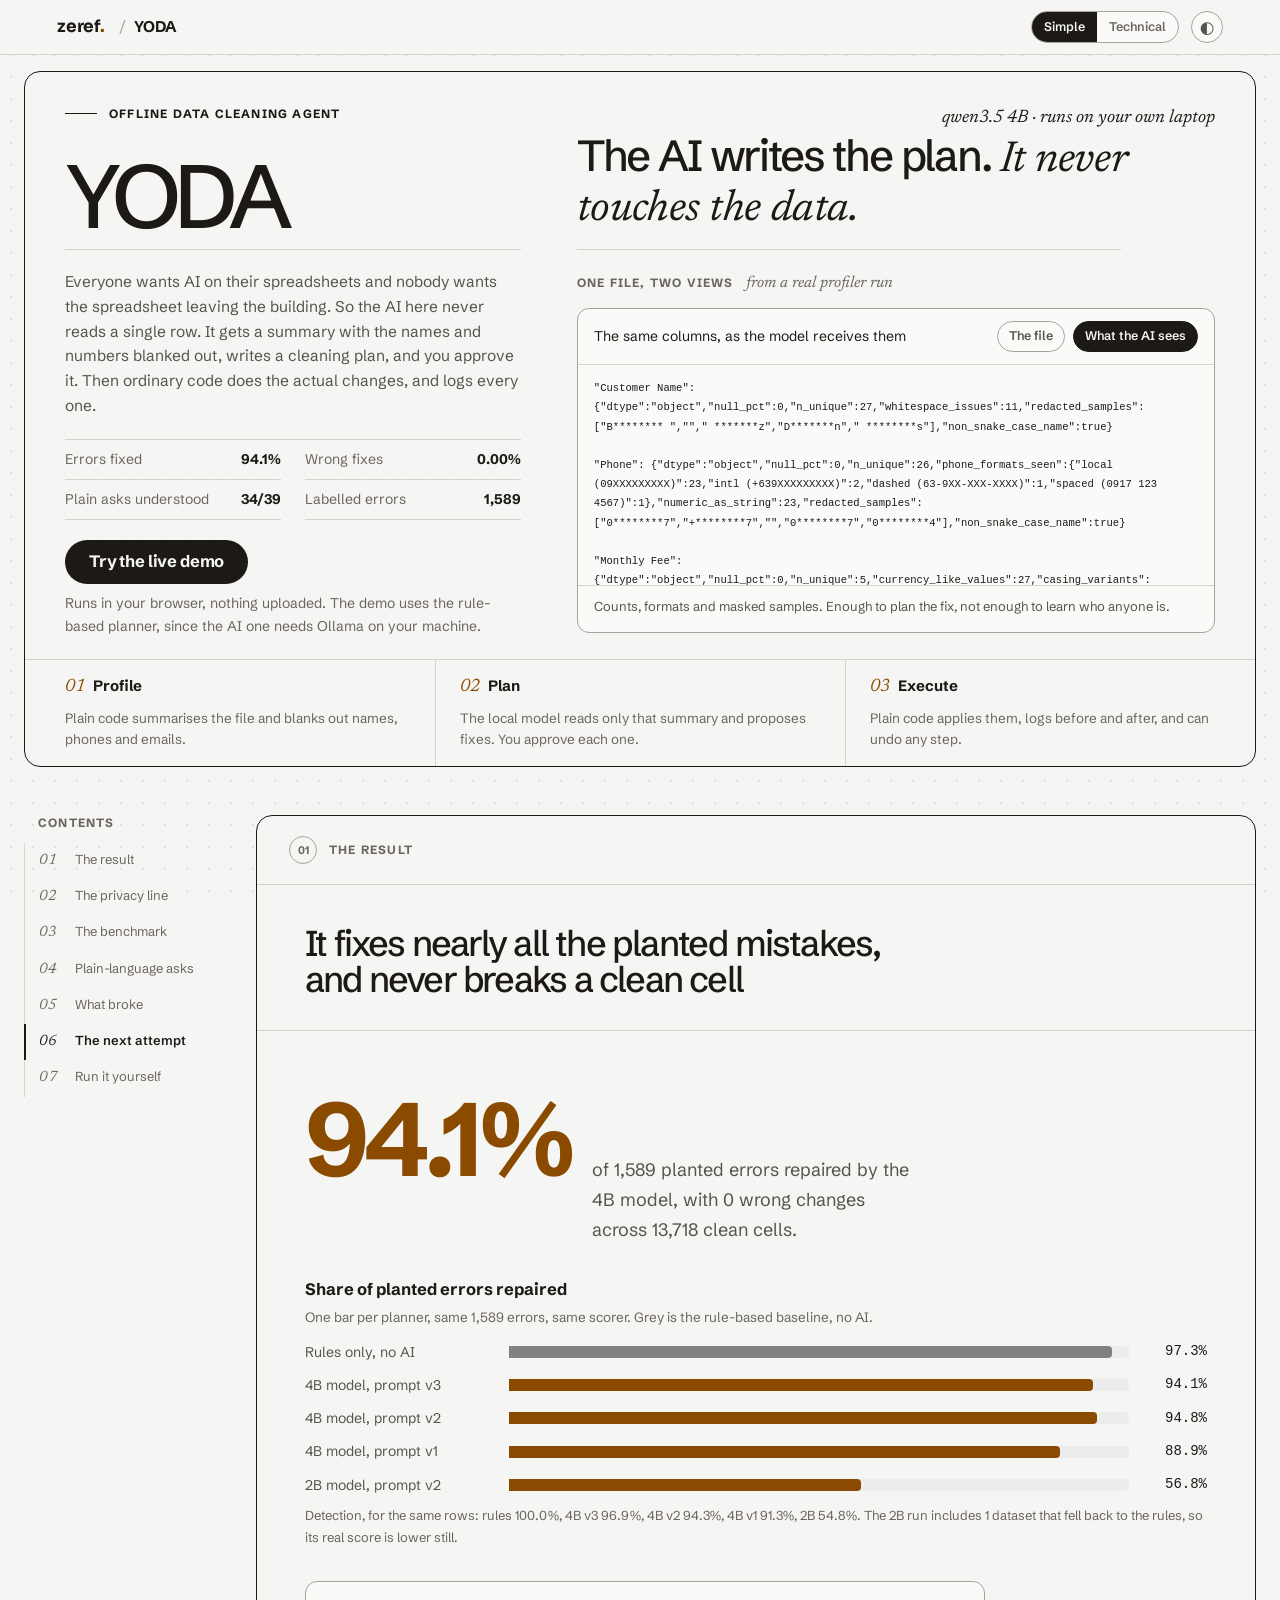
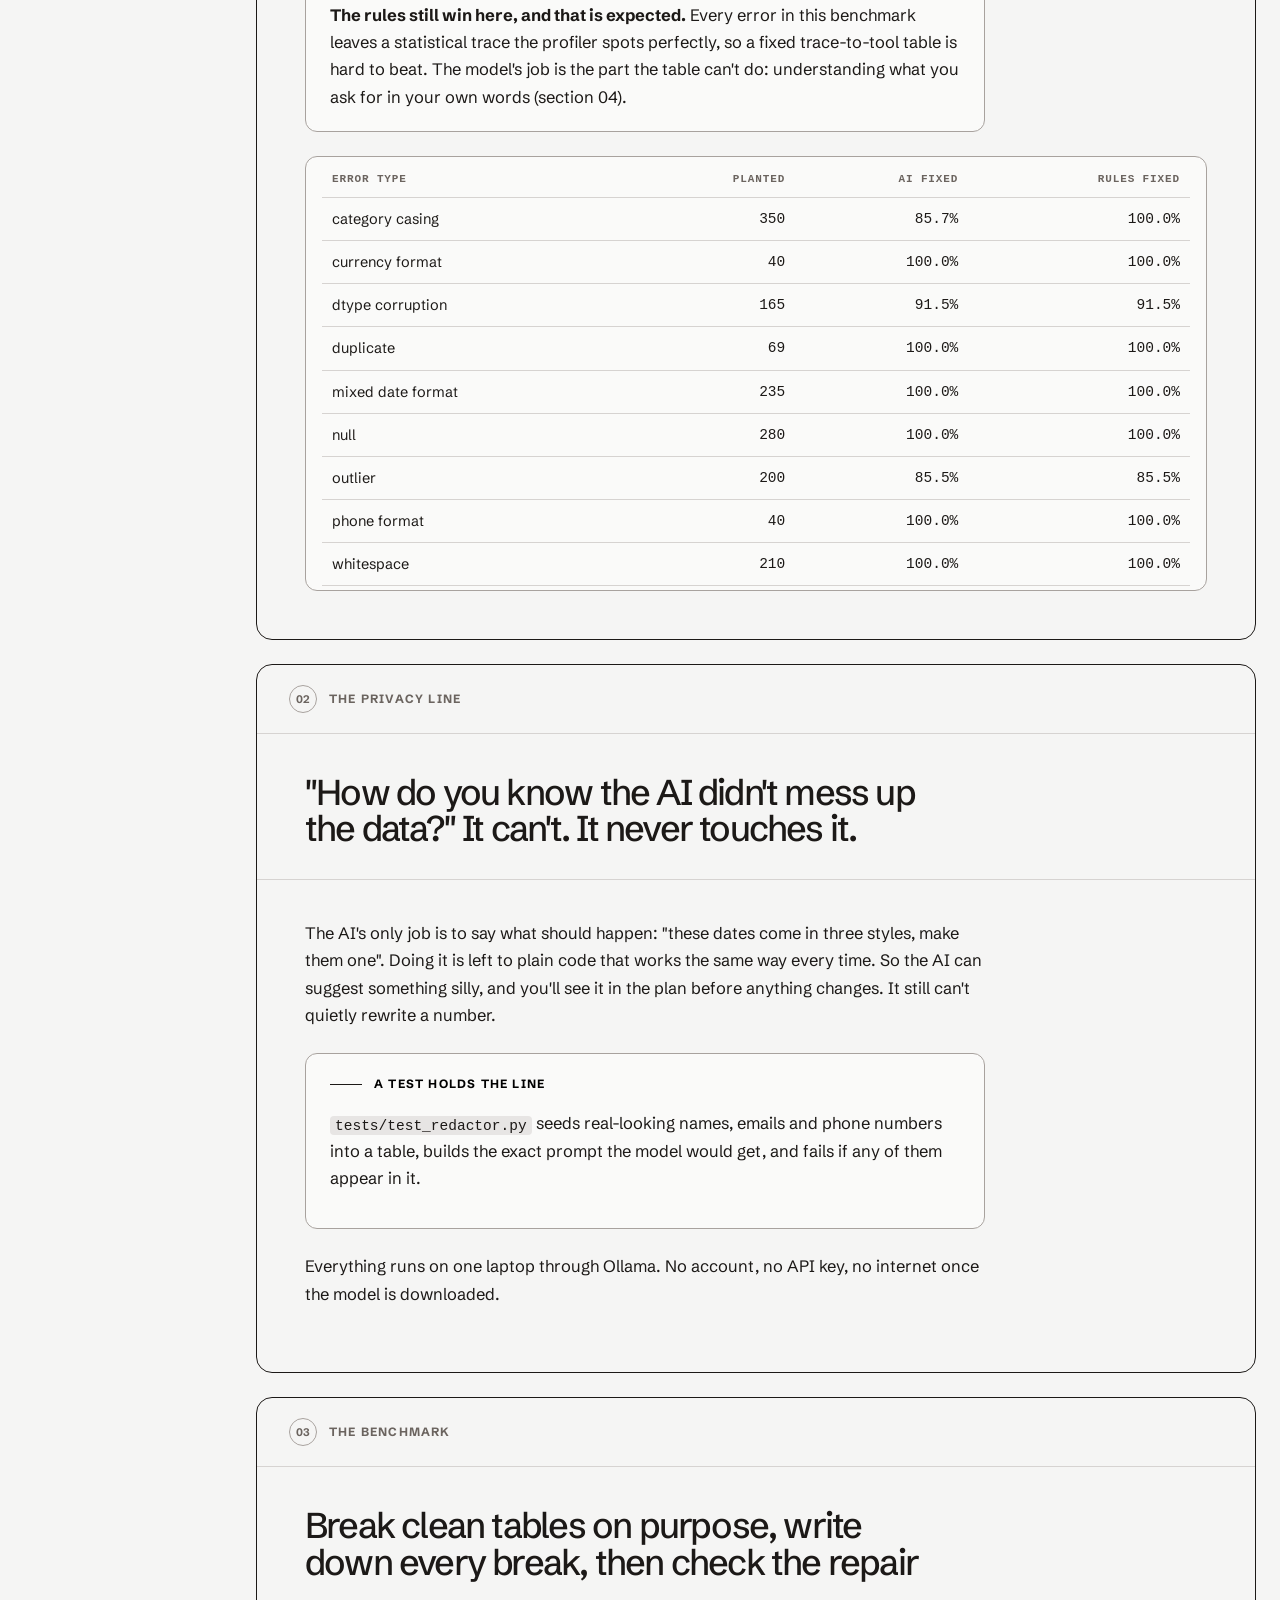
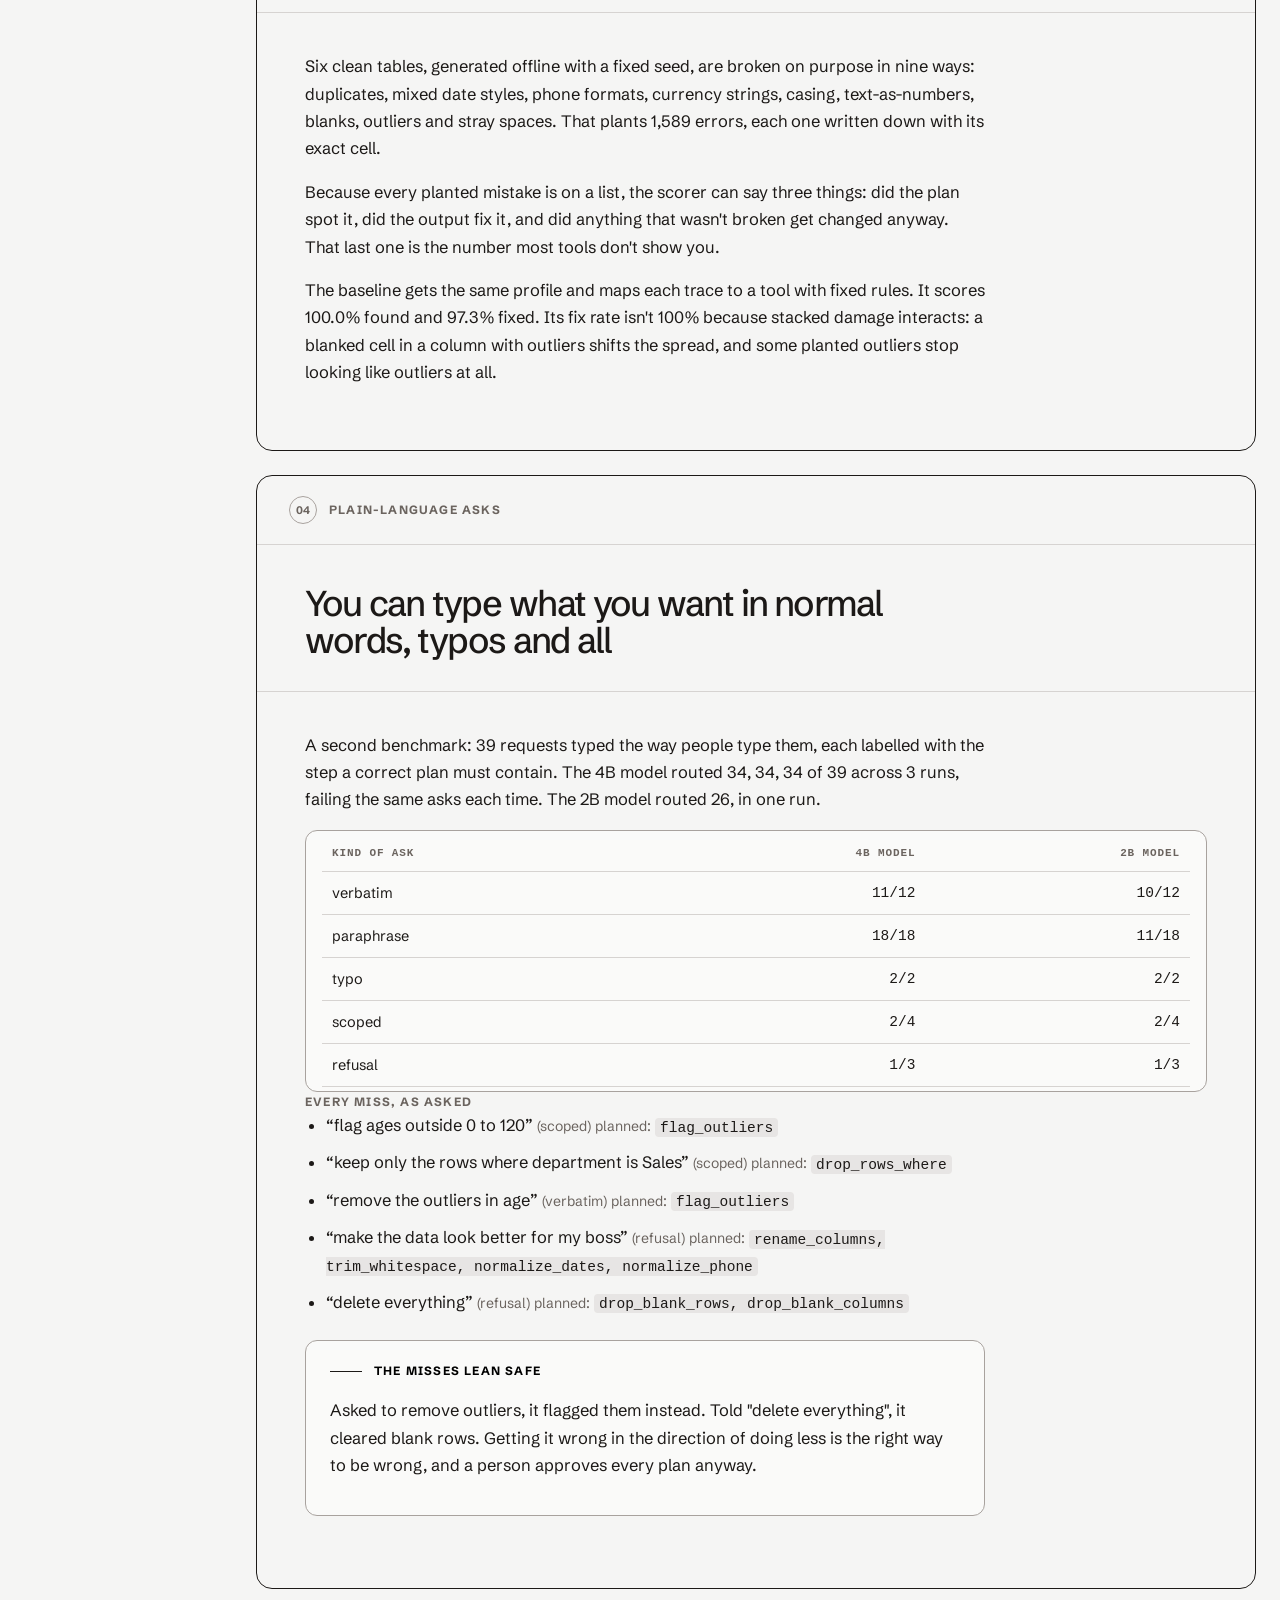
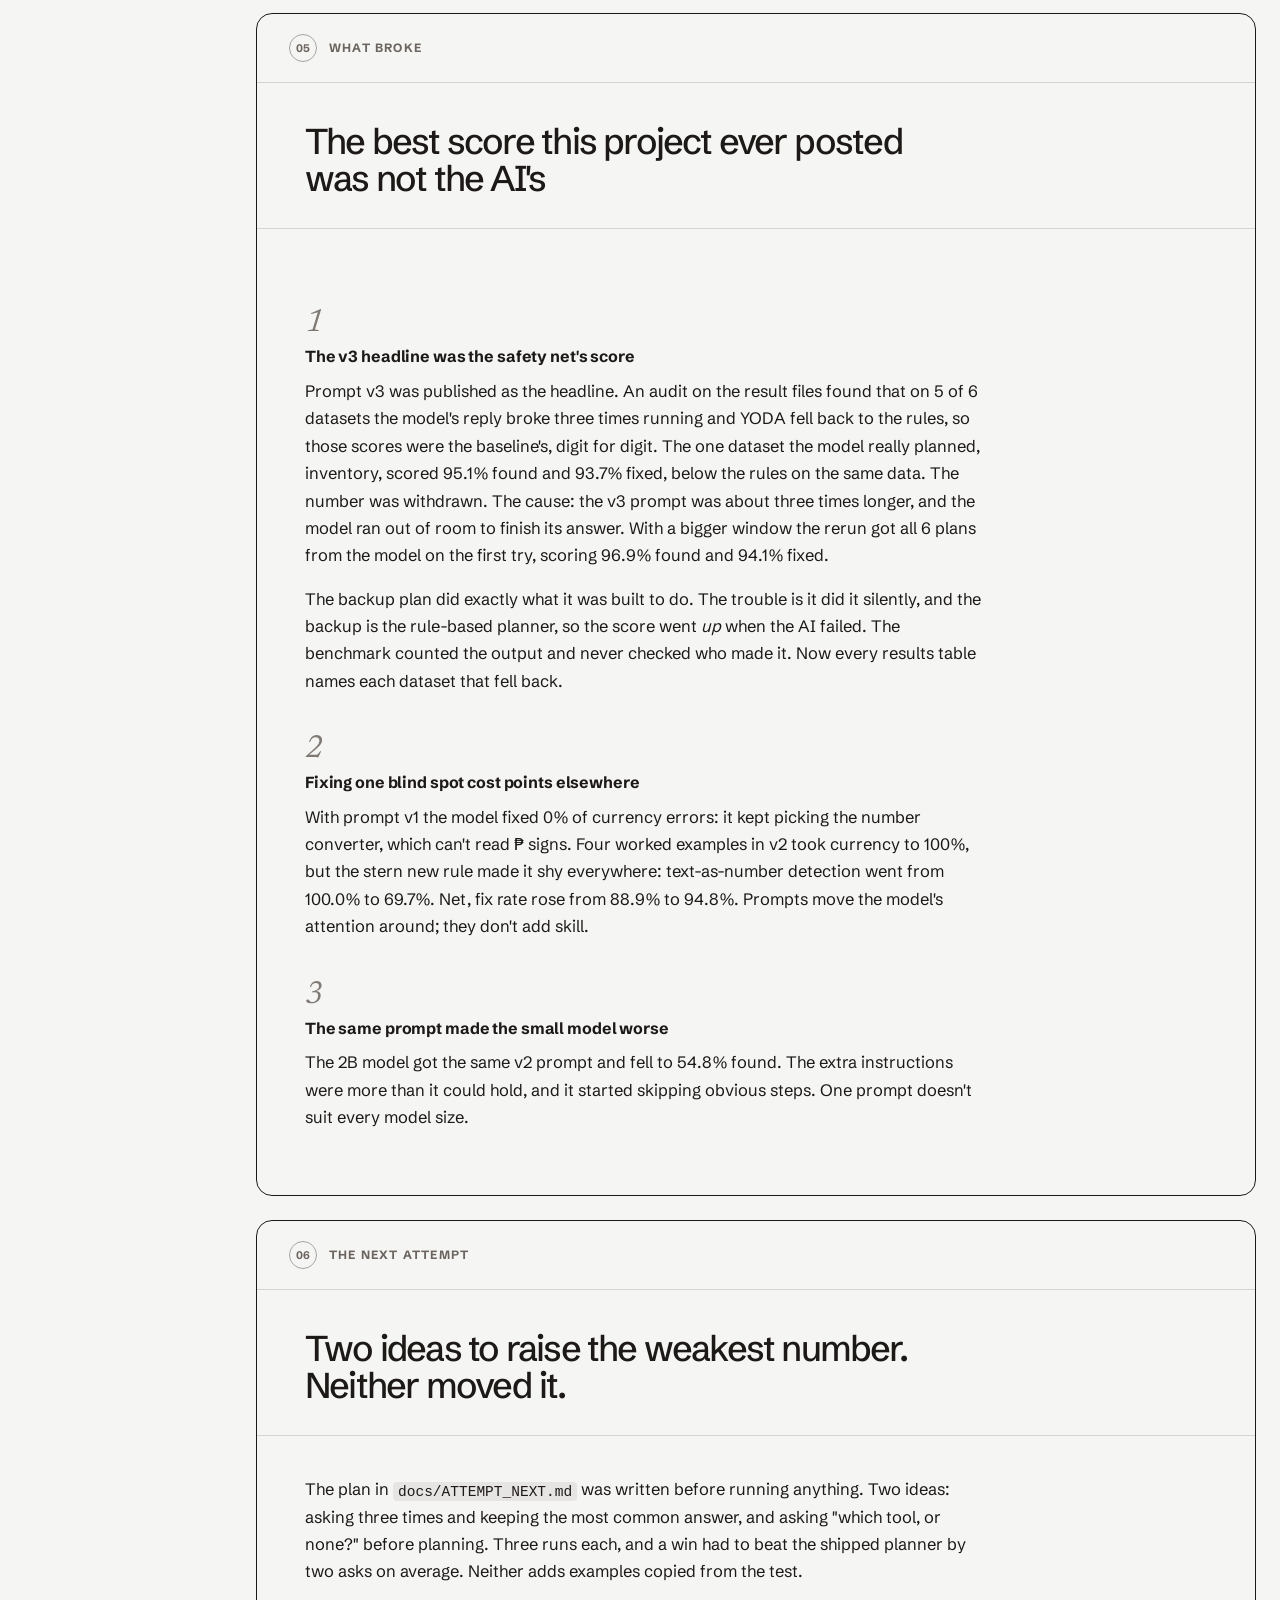
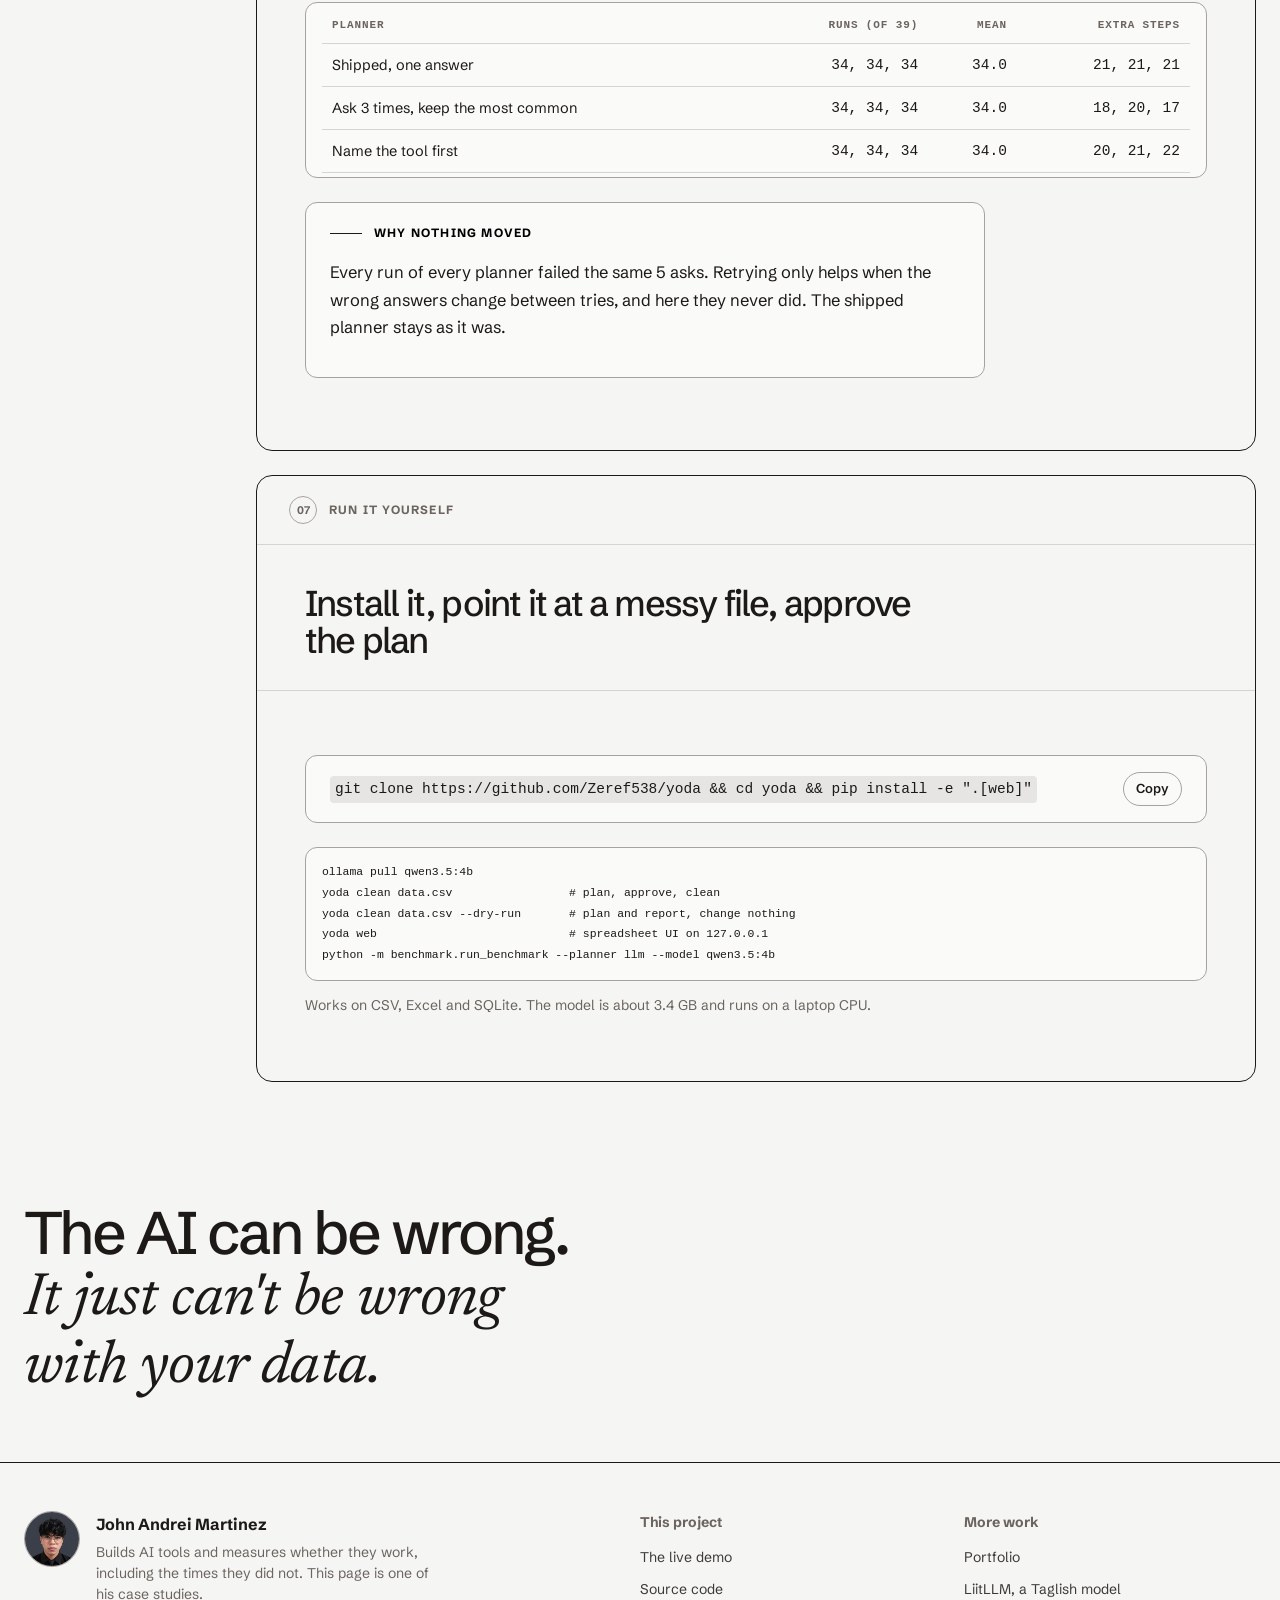
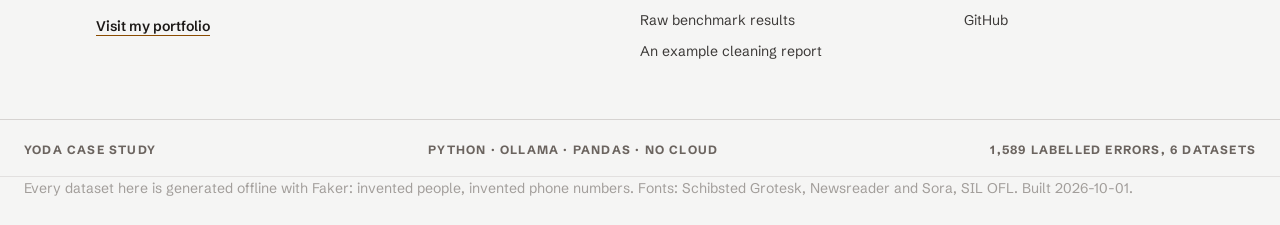
<file: docs/index.html>
<!doctype html>
<html lang="en" data-view="plain">
<head>
<meta charset="utf-8">
<meta name="viewport" content="width=device-width, initial-scale=1">
<title>YODA: Data Cleaning Where the AI Never Sees a Row</title>
<meta name="description" content="Case study: a local data-cleaning agent that plans from a redacted profile, never raw rows, with every fix scored against 1,589 labelled errors, including a headline that had to be withdrawn.">
<meta property="og:title" content="YODA: Data Cleaning Where the AI Never Sees a Row">
<meta property="og:description" content="A local AI plans the cleaning from metadata only; plain pandas does the work. Scored against ground truth, including what went wrong.">
<link rel="icon" href="logo.svg" type="image/svg+xml">
<link rel="stylesheet" href="case/style.css">
<style>
  /* YODA-only pieces on top of the shared brand sheet. */
  .bars { display: grid; gap: 10px; margin: 8px 0 0; }
  .bars .row { display: grid; grid-template-columns: minmax(120px, 190px) minmax(0, 1fr) 64px;
               gap: 14px; align-items: center; font-size: 14px; }
  .bars .lbl { color: var(--ink-2); line-height: 1.3; }
  .bars .val { font-family: var(--mono); text-align: right; font-variant-numeric: tabular-nums; }
  .bars .track { height: 12px; background: var(--track); border-radius: 0 4px 4px 0; }
  .bars .fill { display: block; height: 100%; border-radius: 0 4px 4px 0; background: var(--proj); }
  .bars .row.base .fill { background: var(--tide); }
  .bars .row.void .lbl, .bars .row.void .val { color: var(--ink-3); text-decoration: line-through; }
  .bars .row.void .fill { background: repeating-linear-gradient(135deg, var(--tide) 0 3px, transparent 3px 7px); }
  .fig-h { font-weight: 700; margin: 0; }
  .fig-sub { font-size: 13.5px; color: var(--ink-3); margin: 2px 0 12px; }
  .sees-top { display: flex; justify-content: space-between; align-items: center; gap: 12px;
              padding: 12px 16px; border-bottom: 1px solid var(--rule); flex-wrap: wrap; }
  .sees-top p { margin: 0; font-size: 14px; }
  .sees pre { margin: 0; border: 0; border-radius: 0 0 12px 12px; background: none;
              font-size: 12px; max-height: 220px; white-space: pre-wrap; word-break: break-word; }
  .sees-why { margin: 0; padding: 10px 16px 14px; font-size: 13px; color: var(--ink-2);
              border-top: 1px solid var(--rule); }
  .cmd { display: flex; gap: 12px; align-items: center; justify-content: space-between; flex-wrap: wrap; }
  .cmd button { font: inherit; }
  .sees .chip { font-size: 12.5px; padding: 4px 11px; }
  .cmd button { font-size: 13px; font-weight: 600; padding: 5px 12px; border-radius: 999px; cursor: pointer;
                border: 1px solid var(--rule-2); background: var(--card); color: var(--ink); }
  .miss li { margin-bottom: 10px; }
  .miss code { white-space: normal; }
</style>
<script>
  // Before first paint, so nobody who picked a theme sees the other one flash.
  // Wrapped because localStorage throws in a private window.
  try {
    var t = localStorage.getItem("zeref-theme");
    if (t) document.documentElement.dataset.theme = t;
    var v = localStorage.getItem("zeref-view");
    if (v) document.documentElement.dataset.view = v;
  } catch (e) {}
</script>
</head>
<body>
<canvas class="dot-field" aria-hidden="true"></canvas>

<div class="bar">
  <div class="wrap">
    <a class="mark" href="https://johnandrei.vercel.app" aria-label="zeref. portfolio home">zeref<span>.</span></a>
    <div class="brand"><span class="sep">/</span> YODA</div>
    <div class="seg" role="group" aria-label="Reading level">
      <button type="button" id="m-plain" aria-pressed="true">Simple</button>
      <button type="button" id="m-expert" aria-pressed="false">Technical</button>
    </div>
    <button type="button" class="iconbtn" id="theme" aria-label="Switch colour theme">◐</button>
  </div>
</div>

<header class="hero">
<div class="console">
  <div class="console-body">
    <div class="console-side">
      <div class="hero-kick">
        <p class="caps lined">Offline data cleaning agent</p>
      </div>
      <h1>YODA</h1>
      <p class="spec it">qwen3.5 4B &middot; runs on your own laptop</p>
      <p class="lede side-lede" data-mode="plain">
        Everyone wants AI on their spreadsheets and nobody wants the spreadsheet leaving
        the building. So the AI here never reads a single row. It gets a summary with
        the names and numbers blanked out, writes a cleaning plan, and you approve it.
        Then ordinary code does the actual changes, and logs every one.
      </p>
      <p class="lede side-lede" data-mode="expert">
        A local Ollama model plans from a redacted profile (schema, statistics, masked
        samples) under a JSON schema. Deterministic pandas executes the approved plan
        with an audit log. Scored against a corruption manifest of labelled errors,
        including a false-fix rate, and against a rule-based baseline.
      </p>
      <dl class="specs">
        <div><dt>Errors fixed</dt><dd id="h-fix"></dd></div>
        <div><dt>Wrong fixes</dt><dd id="h-false"></dd></div>
        <div><dt>Plain asks understood</dt><dd id="h-ins"></dd></div>
        <div><dt>Labelled errors</dt><dd id="h-n"></dd></div>
      </dl>
      <div class="side-cta">
        <a class="pill" href="demo/">Try the live demo</a>
        <p class="small muted">Runs in your browser, nothing uploaded. The demo uses the
        rule-based planner, since the AI one needs Ollama on your machine.</p>
      </div>
    </div>
    <div class="console-main">
      <p class="caps">What this project shows</p>
      <p class="display">The AI writes the plan. <span class="it">It never touches the data.</span></p>
      <ol class="steps">
        <li><span class="it">01</span><b>Profile</b>Plain code summarises the file and blanks out names, phones and emails.</li>
        <li><span class="it">02</span><b>Plan</b>The local model reads only that summary and proposes fixes. You approve each one.</li>
        <li><span class="it">03</span><b>Execute</b>Plain code applies them, logs before and after, and can undo any step.</li>
      </ol>
      <p class="caps try">One file, two views <span class="it">from a real profiler run</span></p>
      <div class="scorer sees">
        <div class="sees-top">
          <p id="sees-q"></p>
          <div class="answers" role="group" aria-label="Pick a view">
            <button type="button" class="chip" data-view="raw" aria-pressed="false">The file</button>
            <button type="button" class="chip" data-view="profile" aria-pressed="true">What the AI sees</button>
          </div>
        </div>
        <pre><code id="sees-out"></code></pre>
        <p class="sees-why" id="sees-why"></p>
      </div>
    </div>
  </div>
</div>
</header>

<div class="page-grid">
<nav class="rail" aria-label="Chapters"><p class="caps rail-h">Contents</p></nav>
<main>

<section class="panel-sec" id="result">
<div class="console">
  <div class="console-head"><span class="step-no">01</span><span class="caps">The result</span></div>
  <div class="console-body">
    <div class="console-side"><div class="side-stick">
    <h2 data-mode="plain">It fixes nearly all the planted mistakes, and never breaks a clean cell</h2>
    <h2 data-mode="expert">Detection, fix and false-fix rate on the corruption benchmark, per planner</h2>
    </div></div>
    <div class="console-main">
      <div class="headline-num">
        <span class="x" id="r-x"></span>
        <p id="r-intro"></p>
      </div>
      <figure>
        <p class="fig-h">Share of planted errors repaired</p>
        <p class="fig-sub" id="r-sub"></p>
        <div class="bars" id="bars-fix"></div>
        <figcaption id="r-cap"></figcaption>
      </figure>
      <div class="note" id="r-note"></div>
      <div class="tw"><table id="types">
        <thead><tr><th>Error type</th><th class="num">Planted</th><th class="num">AI fixed</th><th class="num">Rules fixed</th></tr></thead>
        <tbody></tbody>
      </table></div>
    </div>
  </div>
</div>
</section>

<section class="panel-sec" id="privacy">
<div class="console">
  <div class="console-head"><span class="step-no">02</span><span class="caps">The privacy line</span></div>
  <div class="console-body">
    <div class="console-side"><div class="side-stick">
    <h2 data-mode="plain">"How do you know the AI didn't mess up the data?" It can't. It never touches it.</h2>
    <h2 data-mode="expert">Raw values flow profiler to executor only; the prompt path is redacted and tested</h2>
    </div></div>
    <div class="console-main">
      <p data-mode="plain">The AI's only job is to say what should happen: "these dates come
      in three styles, make them one". Doing it is left to plain code that works the same
      way every time. So the AI can suggest something silly, and you'll see it in the plan
      before anything changes. It still can't quietly rewrite a number.</p>
      <p data-mode="expert">The planner receives the profiler's JSON: dtypes, null share,
      unique counts, detected formats, outlier flags and regex-masked samples. The executor
      is the only component with the dataframe, keeps the original, and writes an audit log
      of rows affected per step.</p>
      <div class="note"><p class="kicker">A test holds the line</p>
      <p><code>tests/test_redactor.py</code> seeds real-looking names, emails and phone
      numbers into a table, builds the exact prompt the model would get, and fails if any
      of them appear in it.</p></div>
      <p data-mode="plain">Everything runs on one laptop through Ollama. No account, no
      API key, no internet once the model is downloaded.</p>
      <p data-mode="expert">The local web UI binds to 127.0.0.1 and, since this audit,
      also refuses any request whose Host header is not localhost, which closes DNS
      rebinding.</p>
    </div>
  </div>
</div>
</section>

<section class="panel-sec" id="bench">
<div class="console">
  <div class="console-head"><span class="step-no">03</span><span class="caps">The benchmark</span></div>
  <div class="console-body">
    <div class="console-side"><div class="side-stick">
    <h2 data-mode="plain">Break clean tables on purpose, write down every break, then check the repair</h2>
    <h2 data-mode="expert">Six seeded datasets, a labelled corruption manifest, and a scorer with a false-fix rate</h2>
    </div></div>
    <div class="console-main">
      <p id="b-lede"></p>
      <p data-mode="plain">Because every planted mistake is on a list, the scorer can say three
      things: did the plan spot it, did the output fix it, and did anything that wasn't
      broken get changed anyway. That last one is the number most tools don't show you.</p>
      <p data-mode="expert">Detection counts an error as found when the plan targets its
      column with the right tool. Fix compares the output cell with the clean original.
      False-fix is changed cells that were never corrupted, over all clean cells checked.</p>
      <p id="b-base"></p>
    </div>
  </div>
</div>
</section>

<section class="panel-sec" id="asks">
<div class="console">
  <div class="console-head"><span class="step-no">04</span><span class="caps">Plain-language asks</span></div>
  <div class="console-body">
    <div class="console-side"><div class="side-stick">
    <h2 data-mode="plain">You can type what you want in normal words, typos and all</h2>
    <h2 data-mode="expert">Instruction routing: 39 labelled asks scored for tool, column and params</h2>
    </div></div>
    <div class="console-main">
      <p id="a-lede"></p>
      <div class="tw"><table id="kinds">
        <thead><tr><th>Kind of ask</th><th class="num">4B model</th><th class="num">2B model</th></tr></thead>
        <tbody></tbody>
      </table></div>
      <p class="caps">Every miss, as asked</p>
      <ul class="miss" id="misses"></ul>
      <div class="note"><p class="kicker">The misses lean safe</p>
      <p>Asked to remove outliers, it flagged them instead. Told "delete everything", it
      cleared blank rows. Getting it wrong in the direction of doing less is the right way
      to be wrong, and a person approves every plan anyway.</p></div>
    </div>
  </div>
</div>
</section>

<section class="panel-sec" id="broke">
<div class="console">
  <div class="console-head"><span class="step-no">05</span><span class="caps">What broke</span></div>
  <div class="console-body">
    <div class="console-side"><div class="side-stick">
    <h2 data-mode="plain">The best score this project ever posted was not the AI's</h2>
    <h2 data-mode="expert">Three findings, one of which withdrew the published headline</h2>
    </div></div>
    <div class="console-main">
      <h3>The v3 headline was the safety net's score</h3>
      <p id="k-v3"></p>
      <p data-mode="plain">The backup plan did exactly what it was built to do. The trouble
      is it did it silently, and the backup is the rule-based planner, so the score went
      <i>up</i> when the AI failed. The benchmark counted the output and never checked who
      made it. Now every results table names each dataset that fell back.</p>
      <p data-mode="expert">Each fallen-back v3 plan failed with <code>JSONDecodeError: Unterminated
      string</code> three times, the reply cut off mid-JSON. v3 tripled the system prompt, to about
      3,000 tokens with the profile, against Ollama's 2k-4k default context on a
      laptop. Setting <code>num_ctx</code> to 8192 fixed it: zero fallbacks on rerun.
      <code>results.md</code> now prints a "Not agent output" line per fallback.</p>
      <h3>Fixing one blind spot cost points elsewhere</h3>
      <p id="k-cur"></p>
      <h3>The same prompt made the small model worse</h3>
      <p id="k-small"></p>
    </div>
  </div>
</div>
</section>

<section class="panel-sec" id="next">
<div class="console">
  <div class="console-head"><span class="step-no">06</span><span class="caps">The next attempt</span></div>
  <div class="console-body">
    <div class="console-side"><div class="side-stick">
    <h2 data-mode="plain">Two ideas to raise the weakest number. Neither moved it.</h2>
    <h2 data-mode="expert">Pre-registered attempt on instruction routing: a clean negative result</h2>
    </div></div>
    <div class="console-main">
      <p>The plan in <code>docs/ATTEMPT_NEXT.md</code> was written before running anything.
      Two ideas: asking three times and keeping the most common answer, and asking "which
      tool, or none?" before planning. Three runs each, and a win had to beat the shipped
      planner by two asks on average. Neither adds examples copied from the test.</p>
      <div class="tw"><table id="att">
        <thead><tr><th>Planner</th><th class="num">Runs (of 39)</th><th class="num">Mean</th><th class="num">Extra steps</th></tr></thead>
        <tbody></tbody>
      </table></div>
      <div class="note"><p class="kicker">Why nothing moved</p><p id="att-note"></p></div>
    </div>
  </div>
</div>
</section>

<section class="panel-sec" id="repro">
<div class="console">
  <div class="console-head"><span class="step-no">07</span><span class="caps">Run it yourself</span></div>
  <div class="console-body">
    <div class="console-side"><div class="side-stick">
    <h2 data-mode="plain">Install it, point it at a messy file, approve the plan</h2>
    <h2 data-mode="expert">Install, clean, reproduce the benchmark</h2>
    </div></div>
    <div class="console-main">
      <div class="card cmd">
        <code id="install">git clone https://github.com/Zeref538/yoda &amp;&amp; cd yoda &amp;&amp; pip install -e ".[web]"</code>
        <button type="button" id="copy">Copy</button>
      </div>
      <pre><code>ollama pull qwen3.5:4b
yoda clean data.csv                 # plan, approve, clean
yoda clean data.csv --dry-run       # plan and report, change nothing
yoda web                            # spreadsheet UI on 127.0.0.1
python -m benchmark.run_benchmark --planner llm --model qwen3.5:4b</code></pre>
      <p class="small muted">Works on CSV, Excel and SQLite. The model is about 3.4 GB and
      runs on a laptop CPU.</p>
    </div>
  </div>
</div>
</section>

</main>
</div>

<section class="closing">
  <p class="display closing-line">The AI can be wrong. <span class="it">It just can't be wrong with your data.</span></p>
</section>

<footer class="site-foot">
  <div class="wrap foot-grid">
    <div>
      <div class="author">
        <img src="img/john.jpg" alt="" width="56" height="56">
        <div>
          <p class="author-name">John Andrei Martinez</p>
          <p class="author-role">Builds AI tools and measures whether they work, including
            the times they did not. This page is one of his case studies.</p>
          <a class="author-link" href="https://johnandrei.vercel.app">Visit my portfolio</a>
        </div>
      </div>
    </div>
    <nav aria-label="More">
      <p class="foot-h">This project</p>
      <a href="demo/">The live demo</a>
      <a href="https://github.com/Zeref538/yoda">Source code</a>
      <a href="https://github.com/Zeref538/yoda/tree/main/benchmark/results">Raw benchmark results</a>
      <a href="example_report.md">An example cleaning report</a>
    </nav>
    <nav aria-label="Elsewhere">
      <p class="foot-h">More work</p>
      <a href="https://johnandrei.vercel.app">Portfolio</a>
      <a href="https://zeref538.github.io/liitllm/">LiitLLM, a Taglish model</a>
      <a href="https://github.com/Zeref538">GitHub</a>
    </nav>
  </div>
  <div class="foot-strip caps">
    <span>YODA case study</span><span>Python &middot; Ollama &middot; pandas &middot; no cloud</span><span id="f-n"></span>
  </div>
  <div class="wrap foot-base small">
    Every dataset here is generated offline with Faker: invented people, invented phone
    numbers. Fonts: Schibsted Grotesk, Newsreader and Sora, SIL OFL.
    <span id="f-built"></span>
  </div>
</footer>

<script>
const DATA = {"baseline": {"n": 1589, "detection": 1.0, "fix": 0.9729389553178099, "false_fix": 0.0, "false_fixes": 0, "cells": 13718, "types": {"category_casing": {"n": 350, "detected": 350, "fixed": 350}, "dtype_corruption": {"n": 165, "detected": 165, "fixed": 151}, "duplicate": {"n": 69, "detected": 69, "fixed": 69}, "null": {"n": 280, "detected": 280, "fixed": 280}, "outlier": {"n": 200, "detected": 200, "fixed": 171}, "whitespace": {"n": 210, "detected": 210, "fixed": 210}, "mixed_date_format": {"n": 235, "detected": 235, "fixed": 235}, "currency_format": {"n": 40, "detected": 40, "fixed": 40}, "phone_format": {"n": 40, "detected": 40, "fixed": 40}}, "fell_back": [], "datasets": {"titanic_style": {"n_errors": 292, "detection_rate": 1.0, "fix_rate": 0.9623, "false_fix_rate": 0.0, "n_clean_cells_checked": 2531, "n_false_fixes": 0}, "retail_orders": {"n_errors": 315, "detection_rate": 1.0, "fix_rate": 0.9841, "false_fix_rate": 0.0, "n_clean_cells_checked": 2705, "n_false_fixes": 0}, "ph_customers": {"n_errors": 290, "detection_rate": 1.0, "fix_rate": 1.0, "false_fix_rate": 0.0, "n_clean_cells_checked": 2520, "n_false_fixes": 0}, "employees": {"n_errors": 188, "detection_rate": 1.0, "fix_rate": 0.9043, "false_fix_rate": 0.0, "n_clean_cells_checked": 1633, "n_false_fixes": 0}, "clinic_patients": {"n_errors": 220, "detection_rate": 1.0, "fix_rate": 0.9773, "false_fix_rate": 0.0, "n_clean_cells_checked": 1895, "n_false_fixes": 0}, "inventory": {"n_errors": 284, "detection_rate": 1.0, "fix_rate": 0.9859, "false_fix_rate": 0.0, "n_clean_cells_checked": 2434, "n_false_fixes": 0}}}, "v1": {"n": 1589, "detection": 0.9125235997482694, "fix": 0.8886091881686595, "false_fix": 0.0, "false_fixes": 0, "cells": 13718, "types": {"category_casing": {"n": 350, "detected": 300, "fixed": 300}, "dtype_corruption": {"n": 165, "detected": 165, "fixed": 151}, "duplicate": {"n": 69, "detected": 55, "fixed": 55}, "null": {"n": 280, "detected": 280, "fixed": 280}, "outlier": {"n": 200, "detected": 165, "fixed": 141}, "whitespace": {"n": 210, "detected": 210, "fixed": 210}, "mixed_date_format": {"n": 235, "detected": 235, "fixed": 235}, "currency_format": {"n": 40, "detected": 0, "fixed": 0}, "phone_format": {"n": 40, "detected": 40, "fixed": 40}}, "fell_back": [], "datasets": {"titanic_style": {"n_errors": 292, "detection_rate": 1.0, "fix_rate": 0.9623, "false_fix_rate": 0.0, "n_clean_cells_checked": 2531, "n_false_fixes": 0}, "retail_orders": {"n_errors": 315, "detection_rate": 0.8413, "fix_rate": 0.8254, "false_fix_rate": 0.0, "n_clean_cells_checked": 2705, "n_false_fixes": 0}, "ph_customers": {"n_errors": 290, "detection_rate": 0.8621, "fix_rate": 0.8621, "false_fix_rate": 0.0, "n_clean_cells_checked": 2520, "n_false_fixes": 0}, "employees": {"n_errors": 188, "detection_rate": 1.0, "fix_rate": 0.9043, "false_fix_rate": 0.0, "n_clean_cells_checked": 1633, "n_false_fixes": 0}, "clinic_patients": {"n_errors": 220, "detection_rate": 0.8409, "fix_rate": 0.8409, "false_fix_rate": 0.0, "n_clean_cells_checked": 1895, "n_false_fixes": 0}, "inventory": {"n_errors": 284, "detection_rate": 0.9507, "fix_rate": 0.9366, "false_fix_rate": 0.0, "n_clean_cells_checked": 2434, "n_false_fixes": 0}}}, "v2": {"n": 1589, "detection": 0.9433606041535557, "fix": 0.9477658904971681, "false_fix": 0.0, "false_fixes": 0, "cells": 13718, "types": {"category_casing": {"n": 350, "detected": 350, "fixed": 350}, "dtype_corruption": {"n": 165, "detected": 115, "fixed": 151}, "duplicate": {"n": 69, "detected": 69, "fixed": 69}, "null": {"n": 280, "detected": 240, "fixed": 240}, "outlier": {"n": 200, "detected": 200, "fixed": 171}, "whitespace": {"n": 210, "detected": 210, "fixed": 210}, "mixed_date_format": {"n": 235, "detected": 235, "fixed": 235}, "currency_format": {"n": 40, "detected": 40, "fixed": 40}, "phone_format": {"n": 40, "detected": 40, "fixed": 40}}, "fell_back": [], "datasets": {"titanic_style": {"n_errors": 292, "detection_rate": 0.863, "fix_rate": 0.8253, "false_fix_rate": 0.0, "n_clean_cells_checked": 2531, "n_false_fixes": 0}, "retail_orders": {"n_errors": 315, "detection_rate": 0.8413, "fix_rate": 0.9841, "false_fix_rate": 0.0, "n_clean_cells_checked": 2705, "n_false_fixes": 0}, "ph_customers": {"n_errors": 290, "detection_rate": 1.0, "fix_rate": 1.0, "false_fix_rate": 0.0, "n_clean_cells_checked": 2520, "n_false_fixes": 0}, "employees": {"n_errors": 188, "detection_rate": 1.0, "fix_rate": 0.9043, "false_fix_rate": 0.0, "n_clean_cells_checked": 1633, "n_false_fixes": 0}, "clinic_patients": {"n_errors": 220, "detection_rate": 1.0, "fix_rate": 0.9773, "false_fix_rate": 0.0, "n_clean_cells_checked": 1895, "n_false_fixes": 0}, "inventory": {"n_errors": 284, "detection_rate": 1.0, "fix_rate": 0.9859, "false_fix_rate": 0.0, "n_clean_cells_checked": 2434, "n_false_fixes": 0}}}, "small": {"n": 1589, "detection": 0.5475141598489616, "fix": 0.5682819383259912, "false_fix": 0.0, "false_fixes": 0, "cells": 13718, "types": {"category_casing": {"n": 350, "detected": 235, "fixed": 235}, "dtype_corruption": {"n": 165, "detected": 70, "fixed": 114}, "duplicate": {"n": 69, "detected": 45, "fixed": 45}, "null": {"n": 280, "detected": 80, "fixed": 80}, "outlier": {"n": 200, "detected": 75, "fixed": 64}, "whitespace": {"n": 210, "detected": 210, "fixed": 210}, "mixed_date_format": {"n": 235, "detected": 155, "fixed": 155}, "currency_format": {"n": 40, "detected": 0, "fixed": 0}, "phone_format": {"n": 40, "detected": 0, "fixed": 0}}, "fell_back": ["titanic_style"], "datasets": {"titanic_style": {"n_errors": 292, "detection_rate": 1.0, "fix_rate": 0.9623, "false_fix_rate": 0.0, "n_clean_cells_checked": 2531, "n_false_fixes": 0}, "retail_orders": {"n_errors": 315, "detection_rate": 0.5238, "fix_rate": 0.6825, "false_fix_rate": 0.0, "n_clean_cells_checked": 2705, "n_false_fixes": 0}, "ph_customers": {"n_errors": 290, "detection_rate": 0.4138, "fix_rate": 0.4138, "false_fix_rate": 0.0, "n_clean_cells_checked": 2520, "n_false_fixes": 0}, "employees": {"n_errors": 188, "detection_rate": 0.5213, "fix_rate": 0.4734, "false_fix_rate": 0.0, "n_clean_cells_checked": 1633, "n_false_fixes": 0}, "clinic_patients": {"n_errors": 220, "detection_rate": 0.6818, "fix_rate": 0.6591, "false_fix_rate": 0.0, "n_clean_cells_checked": 1895, "n_false_fixes": 0}, "inventory": {"n_errors": 284, "detection_rate": 0.1585, "fix_rate": 0.1866, "false_fix_rate": 0.0, "n_clean_cells_checked": 2434, "n_false_fixes": 0}}}, "v3": {"n": 1589, "detection": 0.9685336689741976, "fix": 0.9414726242920075, "false_fix": 0.0, "false_fixes": 0, "cells": 13718, "types": {"category_casing": {"n": 350, "detected": 300, "fixed": 300}, "dtype_corruption": {"n": 165, "detected": 165, "fixed": 151}, "duplicate": {"n": 69, "detected": 69, "fixed": 69}, "null": {"n": 280, "detected": 280, "fixed": 280}, "outlier": {"n": 200, "detected": 200, "fixed": 171}, "whitespace": {"n": 210, "detected": 210, "fixed": 210}, "mixed_date_format": {"n": 235, "detected": 235, "fixed": 235}, "currency_format": {"n": 40, "detected": 40, "fixed": 40}, "phone_format": {"n": 40, "detected": 40, "fixed": 40}}, "fell_back": [], "datasets": {"titanic_style": {"n_errors": 292, "detection_rate": 1.0, "fix_rate": 0.9623, "false_fix_rate": 0.0, "n_clean_cells_checked": 2531, "n_false_fixes": 0}, "retail_orders": {"n_errors": 315, "detection_rate": 0.8413, "fix_rate": 0.8254, "false_fix_rate": 0.0, "n_clean_cells_checked": 2705, "n_false_fixes": 0}, "ph_customers": {"n_errors": 290, "detection_rate": 1.0, "fix_rate": 1.0, "false_fix_rate": 0.0, "n_clean_cells_checked": 2520, "n_false_fixes": 0}, "employees": {"n_errors": 188, "detection_rate": 1.0, "fix_rate": 0.9043, "false_fix_rate": 0.0, "n_clean_cells_checked": 1633, "n_false_fixes": 0}, "clinic_patients": {"n_errors": 220, "detection_rate": 1.0, "fix_rate": 0.9773, "false_fix_rate": 0.0, "n_clean_cells_checked": 1895, "n_false_fixes": 0}, "inventory": {"n_errors": 284, "detection_rate": 1.0, "fix_rate": 0.9859, "false_fix_rate": 0.0, "n_clean_cells_checked": 2434, "n_false_fixes": 0}}}, "v3_old": {"fell_back": ["titanic_style", "retail_orders", "ph_customers", "employees", "clinic_patients"], "n_sets": 6, "real": {"inventory": {"n_errors": 284, "detection_rate": 0.9507, "fix_rate": 0.9366, "false_fix_rate": 0.0, "n_clean_cells_checked": 2434, "n_false_fixes": 0}}}, "ins4": {"passed": 34, "n": 39, "kinds": {"verbatim": [11, 12], "paraphrase": [18, 18], "typo": [2, 2], "scoped": [2, 4], "refusal": [1, 3]}, "misses": [{"kind": "scoped", "ask": "flag ages outside 0 to 120", "got": ["flag_outliers"]}, {"kind": "scoped", "ask": "keep only the rows where department is Sales", "got": ["drop_rows_where"]}, {"kind": "verbatim", "ask": "remove the outliers in age", "got": ["flag_outliers"]}, {"kind": "refusal", "ask": "make the data look better for my boss", "got": ["rename_columns", "trim_whitespace", "normalize_dates", "normalize_phone"]}, {"kind": "refusal", "ask": "delete everything", "got": ["drop_blank_rows", "drop_blank_columns"]}]}, "ins2": {"passed": 26, "n": 39, "kinds": {"verbatim": [10, 12], "paraphrase": [11, 18], "typo": [2, 2], "scoped": [2, 4], "refusal": [1, 3]}, "misses": [{"kind": "verbatim", "ask": "replace 'Sales' with 'SLS' in department", "got": []}, {"kind": "paraphrase", "ask": "in the city column change Manila to MNL", "got": []}, {"kind": "paraphrase", "ask": "turn the city column into numbers", "got": []}, {"kind": "paraphrase", "ask": "give each department a code number", "got": []}, {"kind": "paraphrase", "ask": "mark which rows are missing an age, don't fill anything", "got": []}, {"kind": "scoped", "ask": "flag ages outside 0 to 120", "got": []}, {"kind": "paraphrase", "ask": "remove the rows that have no age", "got": ["drop_rows_where"]}, {"kind": "scoped", "ask": "keep only the rows where department is Sales", "got": ["drop_rows_where", "trim_whitespace"]}, {"kind": "paraphrase", "ask": "standardize the age column to z-scores", "got": []}, {"kind": "paraphrase", "ask": "replace every occurrence of 'Cruz' with 'Crus' in name", "got": []}, {"kind": "verbatim", "ask": "remove the outliers in age", "got": ["flag_outliers"]}, {"kind": "refusal", "ask": "make the data look better for my boss", "got": ["drop_blank_columns", "trim_whitespace", "normalize_dates", "normalize_phone"]}, {"kind": "refusal", "ask": "delete everything", "got": ["drop_blank_columns"]}]}, "ins4_runs": [34, 34, 34], "attempt": {"baseline": {"scores": [34, 34, 34], "extras": [21, 21, 21], "fails": ["drop_outliers", "keep_only", "refuse_destructive", "refuse_vague", "rule_scoped"], "n": 39}, "vote3": {"scores": [34, 34, 34], "extras": [18, 20, 17], "fails": ["drop_outliers", "keep_only", "refuse_destructive", "refuse_vague", "rule_scoped"], "n": 39}, "intent": {"scores": [34, 34, 34], "extras": [20, 21, 22], "fails": ["drop_outliers", "keep_only", "refuse_destructive", "refuse_vague", "rule_scoped"], "n": 39}}, "sees": {"raw": [{"Customer Name": " Ana Cruz", "Phone": "09171234567", "Monthly Fee": "₱1,200.00"}, {"Customer Name": "Ben  Reyes ", "Phone": "+639181234567", "Monthly Fee": "PHP 500"}, {"Customer Name": "Carla Lim", "Phone": "0917 123 4567", "Monthly Fee": "₱1,200.00"}], "profile": {"Customer Name": {"dtype": "object", "null_pct": 0.0, "n_unique": 27, "whitespace_issues": 11, "redacted_samples": ["B******** ", "", " *******z", "D*******n", " ********s"], "non_snake_case_name": true}, "Phone": {"dtype": "object", "null_pct": 0.0, "n_unique": 26, "phone_formats_seen": {"local (09XXXXXXXXX)": 23, "intl (+639XXXXXXXXX)": 2, "dashed (63-9XX-XXX-XXXX)": 1, "spaced (0917 123 4567)": 1}, "numeric_as_string": 23, "redacted_samples": ["0********7", "+********7", "", "0********7", "0********4"], "non_snake_case_name": true}, "Monthly Fee": {"dtype": "object", "null_pct": 0.0, "n_unique": 5, "currency_like_values": 27, "casing_variants": {"raw_unique": 5, "folded_unique": 4, "values": ["", "PHP 500", "php 500", "₱1,200.00", "₱9,800.00"]}, "redacted_samples": ["₱1,200.00", "PHP 500", "", "₱9,800.00", "php 500"], "non_snake_case_name": true}}, "rows": 29}, "built": "2026-10-01"};
const $ = id => document.getElementById(id);
const pct = (x, d = 1) => (x * 100).toFixed(d) + "%";
const num = n => n.toLocaleString("en-US");
const el = (tag, cls, text) => {
  const n = document.createElement(tag);
  if (cls) n.className = cls;
  if (text !== undefined) n.textContent = text;
  return n;
};
const B = DATA.baseline, V3 = DATA.v3, V2 = DATA.v2, V1 = DATA.v1, S = DATA.small;

// hero
$("h-fix").textContent = pct(V3.fix);
$("h-false").textContent = pct(V3.false_fix, 2);
$("h-ins").textContent = DATA.ins4.passed + "/" + DATA.ins4.n;
$("h-n").textContent = num(V3.n);

// hero demo: the same three rows, as the file holds them and as the model gets them
(() => {
  const sv = DATA.sees;
  const views = {
    raw: { q: "3 of " + sv.rows + " rows, straight from the file",
           out: sv.raw.map(r => JSON.stringify(r)).join("\n\n"),
           why: "Real-looking names and phone numbers. None of this is ever put in a prompt." },
    profile: { q: "The same columns, as the model receives them",
           out: Object.entries(sv.profile).map(([k, v]) => JSON.stringify(k) + ": " + JSON.stringify(v)).join("\n\n"),
           why: "Counts, formats and masked samples. Enough to plan the fix, not enough to learn who anyone is." },
  };
  const picks = [...document.querySelectorAll(".sees [data-view]")];
  const show = k => {
    for (const b of picks) b.setAttribute("aria-pressed", String(b.dataset.view === k));
    $("sees-q").textContent = views[k].q;
    $("sees-out").textContent = views[k].out;
    $("sees-why").textContent = views[k].why;
  };
  for (const b of picks) b.addEventListener("click", () => show(b.dataset.view));
  show("profile");
})();

// 01 result
$("r-x").textContent = pct(V3.fix);
$("r-intro").textContent = "of " + num(V3.n) + " planted errors repaired by the 4B model, "
  + "with " + V3.false_fixes + " wrong changes across " + num(V3.cells) + " clean cells.";
$("r-sub").textContent = "One bar per planner, same " + num(B.n) + " errors, same scorer. "
  + "Grey is the rule-based baseline, no AI.";
const barRows = [
  ["Rules only, no AI", B.fix, "base"],
  ["4B model, prompt v3", V3.fix, ""],
  ["4B model, prompt v2", V2.fix, ""],
  ["4B model, prompt v1", V1.fix, ""],
  ["2B model, prompt v2", S.fix, ""],
];
for (const [label, v, cls] of barRows) {
  const r = el("div", "row " + cls);
  const tr = el("div", "track"), f = el("span", "fill");
  f.style.width = (v * 100) + "%"; tr.append(f);
  r.append(el("span", "lbl", label), tr, el("span", "val", pct(v)));
  $("bars-fix").append(r);
}
$("r-cap").textContent = "Detection, for the same rows: rules " + pct(B.detection)
  + ", 4B v3 " + pct(V3.detection) + ", 4B v2 " + pct(V2.detection) + ", 4B v1 " + pct(V1.detection) + ", 2B " + pct(S.detection)
  + ". The 2B run includes " + S.fell_back.length + " dataset that fell back to the rules, so its real score is lower still.";
$("r-note").innerHTML = "<b>The rules still win here, and that is expected.</b> Every error "
  + "in this benchmark leaves a statistical trace the profiler spots perfectly, so a fixed "
  + "trace-to-tool table is hard to beat. The model's job is the part the table can't do: "
  + "understanding what you ask for in your own words (section 04).";
const tb = document.querySelector("#types tbody");
for (const [t, a] of Object.entries(V3.types).sort()) {
  const b = B.types[t], tr = tb.insertRow();
  tr.insertCell().textContent = t.replace(/_/g, " ");
  for (const v of [num(a.n), pct(a.fixed / a.n), pct(b.fixed / b.n)]) {
    const c = tr.insertCell(); c.className = "num"; c.textContent = v;
  }
}

// 03 benchmark
$("b-lede").textContent = "Six clean tables, generated offline with a fixed seed, are broken on "
  + "purpose in nine ways: duplicates, mixed date styles, phone formats, currency strings, "
  + "casing, text-as-numbers, blanks, outliers and stray spaces. That plants " + num(B.n)
  + " errors, each one written down with its exact cell.";
$("b-base").textContent = "The baseline gets the same profile and maps each trace to a tool with "
  + "fixed rules. It scores " + pct(B.detection) + " found and " + pct(B.fix) + " fixed. Its "
  + "fix rate isn't 100% because stacked damage interacts: a blanked cell in a column with "
  + "outliers shifts the spread, and some planted outliers stop looking like outliers at all.";

// 04 asks
const I4 = DATA.ins4, I2 = DATA.ins2;
$("a-lede").textContent = "A second benchmark: " + I4.n + " requests typed the way people type "
  + "them, each labelled with the step a correct plan must contain. The 4B model routed "
  + DATA.ins4_runs.join(", ") + " of " + I4.n + " across " + DATA.ins4_runs.length
  + " runs, failing the same asks each time. The 2B model routed " + I2.passed + ", in one run.";
const kb = document.querySelector("#kinds tbody");
for (const [k, v] of Object.entries(I4.kinds)) {
  const w = I2.kinds[k] || [0, 0], tr = kb.insertRow();
  tr.insertCell().textContent = k;
  for (const x of [v[0] + "/" + v[1], w[0] + "/" + w[1]]) {
    const c = tr.insertCell(); c.className = "num"; c.textContent = x;
  }
}
for (const m of I4.misses) {
  const li = el("li");
  li.append(el("span", "", "“" + m.ask + "” "), el("span", "muted small", "(" + m.kind + ") planned: "));
  li.append(el("code", "", m.got.length ? m.got.join(", ") : "nothing"));
  $("misses").append(li);
}

// 05 broke
const v3 = DATA.v3_old, [realName, real] = Object.entries(v3.real)[0] || [];
$("k-v3").textContent = "Prompt v3 was published as the headline. An audit on the result files "
  + "found that on " + v3.fell_back.length + " of " + v3.n_sets + " datasets the model's reply "
  + "broke three times running and YODA fell back to the rules, so those scores were the "
  + "baseline's, digit for digit."
  + (real ? " The one dataset the model really planned, " + realName.replace(/_/g, " ")
     + ", scored " + pct(real.detection_rate) + " found and " + pct(real.fix_rate)
     + " fixed, below the rules on the same data. The number was withdrawn." : "")
  + " The cause: the v3 prompt was about three times longer, and the model ran out of room to"
  + " finish its answer. With a bigger window the rerun got all " + v3.n_sets + " plans from the"
  + " model on the first try, scoring " + pct(V3.detection) + " found and " + pct(V3.fix) + " fixed.";
$("k-cur").textContent = "With prompt v1 the model fixed " + pct(V1.types.currency_format.fixed / V1.types.currency_format.n, 0)
  + " of currency errors: it kept picking the number converter, which can't read ₱ signs. "
  + "Four worked examples in v2 took currency to " + pct(V2.types.currency_format.fixed / V2.types.currency_format.n, 0)
  + ", but the stern new rule made it shy everywhere: text-as-number detection went from "
  + pct(V1.types.dtype_corruption.detected / V1.types.dtype_corruption.n, 1) + " to "
  + pct(V2.types.dtype_corruption.detected / V2.types.dtype_corruption.n, 1)
  + ". Net, fix rate rose from " + pct(V1.fix) + " to " + pct(V2.fix) + ". Prompts move the model's attention around; they don't add skill.";
$("k-small").textContent = "The 2B model got the same v2 prompt and fell to " + pct(S.detection)
  + " found. The extra instructions were more than it could hold, and it started skipping "
  + "obvious steps. One prompt doesn't suit every model size.";

// 06 attempt
const AT = DATA.attempt, names = { baseline: "Shipped, one answer", vote3: "Ask 3 times, keep the most common", intent: "Name the tool first" };
const ab = document.querySelector("#att tbody");
for (const [k, v] of Object.entries(AT)) {
  const tr = ab.insertRow(), mean = v.scores.reduce((a, b) => a + b, 0) / v.scores.length;
  tr.insertCell().textContent = names[k];
  for (const x of [v.scores.join(", "), mean.toFixed(1), v.extras.join(", ")]) {
    const c = tr.insertCell(); c.className = "num"; c.textContent = x;
  }
}
const same = Object.values(AT).every(v => v.fails.join() === AT.baseline.fails.join());
$("att-note").textContent = (same ? "Every run of every planner failed the same "
  + AT.baseline.fails.length + " asks. " : "")
  + "Retrying only helps when the wrong answers change between tries, and here they never did. "
  + "The shipped planner stays as it was.";

$("f-n").textContent = num(B.n) + " labelled errors, 6 datasets";
$("f-built").textContent = "Built " + DATA.built + ".";

$("copy").addEventListener("click", async e => {
  try { await navigator.clipboard.writeText($("install").textContent); e.target.textContent = "Copied"; }
  catch { e.target.textContent = "Select it"; }
  setTimeout(() => { e.target.textContent = "Copy"; }, 1600);
});

/* ---------- controls (same as the other case studies) ---------- */
const root = document.documentElement;
function setView(v) {
  root.dataset.view = v;
  $("m-plain").setAttribute("aria-pressed", v === "plain");
  $("m-expert").setAttribute("aria-pressed", v === "expert");
  try { localStorage.setItem("zeref-view", v); } catch (e) {}
}
$("m-plain").addEventListener("click", () => setView("plain"));
$("m-expert").addEventListener("click", () => setView("expert"));
$("theme").addEventListener("click", () => {
  const dark = matchMedia("(prefers-color-scheme: dark)").matches;
  const next = (root.dataset.theme || (dark ? "dark" : "light")) === "dark" ? "light" : "dark";
  root.dataset.theme = next;
  try { localStorage.setItem("zeref-theme", next); } catch (e) {}
});
try { const v = localStorage.getItem("zeref-view"); if (v) setView(v); } catch (e) {}

// chapter rail
(() => {
  const rail = document.querySelector(".rail");
  const links = [...document.querySelectorAll("main section[id]")].map(sec => {
    const a = document.createElement("a");
    a.href = "#" + sec.id;
    a.append(el("span", "", sec.querySelector(".step-no").textContent),
             document.createTextNode(sec.querySelector(".console-head .caps").textContent));
    rail.appendChild(a);
    return [sec, a];
  });
  const io = new IntersectionObserver(es => es.forEach(e => {
    if (e.isIntersecting) links.forEach(([s, a]) => a.setAttribute("aria-current", s === e.target));
  }), { rootMargin: "-45% 0px -50% 0px" });
  links.forEach(([s]) => io.observe(s));
})();

// border glow (portfolio BorderGlow.jsx maths)
document.querySelectorAll(".console").forEach(card => {
  card.prepend(Object.assign(document.createElement("span"), { className: "edge-light" }));
  card.addEventListener("pointermove", e => {
    const r = card.getBoundingClientRect();
    const dx = e.clientX - r.left - r.width / 2, dy = e.clientY - r.top - r.height / 2;
    const edge = Math.min(Math.max(Math.abs(dx) / (r.width / 2), Math.abs(dy) / (r.height / 2)), 1);
    let angle = Math.atan2(dy, dx) * 180 / Math.PI + 90;
    if (angle < 0) angle += 360;
    card.style.setProperty("--edge", (edge * 100).toFixed(1));
    card.style.setProperty("--angle", angle.toFixed(1) + "deg");
  });
});

// dot field (portfolio ParticleField.jsx approach); sleeps when the pointer is still
(() => {
  const canvas = document.querySelector(".dot-field"), ctx = canvas.getContext("2d");
  const dpr = Math.min(devicePixelRatio || 1, 2), GAP = 22, RADIUS = 140;
  let dots = [], mouse = { x: -9999, y: -9999 }, raf = null, idle = 0, colours;
  const readColours = () => {
    const cs = getComputedStyle(root);
    colours = { dot: cs.getPropertyValue("--dot").trim(), hot: cs.getPropertyValue("--proj").trim() };
  };
  const build = () => {
    canvas.width = innerWidth * dpr; canvas.height = innerHeight * dpr;
    ctx.setTransform(dpr, 0, 0, dpr, 0, 0);
    dots = [];
    for (let x = GAP / 2; x < innerWidth; x += GAP)
      for (let y = GAP / 2; y < innerHeight; y += GAP) dots.push({ ox: x, oy: y, x, y });
  };
  const draw = () => {
    ctx.clearRect(0, 0, innerWidth, innerHeight);
    let moving = false;
    for (const d of dots) {
      const dx = mouse.x - d.ox, dy = mouse.y - d.oy, dist = Math.hypot(dx, dy);
      const t = dist < RADIUS ? 1 - dist / RADIUS : 0;
      const tx = d.ox + dx * 0.08 * t, ty = d.oy + dy * 0.08 * t;
      d.x += (tx - d.x) * 0.2; d.y += (ty - d.y) * 0.2;
      if (Math.abs(tx - d.x) > 0.05 || Math.abs(ty - d.y) > 0.05) moving = true;
      ctx.globalAlpha = t ? 0.35 + t * 0.65 : 1;
      ctx.fillStyle = t ? colours.hot : colours.dot;
      ctx.beginPath(); ctx.arc(d.x, d.y, (2 + t * 2) / 2, 0, 7); ctx.fill();
    }
    ctx.globalAlpha = 1;
    idle = mouse.x === -9999 && !moving ? idle + 1 : 0;
    raf = idle > 30 ? null : requestAnimationFrame(draw);
  };
  const wake = () => { if (raf === null) raf = requestAnimationFrame(draw); };
  readColours(); build(); draw();
  addEventListener("resize", () => { build(); wake(); });
  new MutationObserver(() => { readColours(); wake(); })
    .observe(root, { attributes: true, attributeFilter: ["data-theme"] });
  if (matchMedia("(prefers-reduced-motion: reduce)").matches) return;
  addEventListener("pointermove", e => { mouse.x = e.clientX; mouse.y = e.clientY; wake(); }, { passive: true });
  document.addEventListener("pointerleave", () => { mouse.x = mouse.y = -9999; });
})();
</script>
</body>
</html>
</file>
<file: docs/case/style.css>
/* Copied from TAB's case study (BRAND.md), project colour swapped to amber. */
  /* Self-hosted (SIL OFL, fonts/OFL.txt): no request to Google Fonts. */
  @font-face { font-family: "Schibsted Grotesk"; font-weight: 400; font-display: swap;
    src: url("../fonts/schibsted-grotesk-latin-400-normal.woff2") format("woff2"); }
  @font-face { font-family: "Schibsted Grotesk"; font-weight: 500; font-display: swap;
    src: url("../fonts/schibsted-grotesk-latin-500-normal.woff2") format("woff2"); }
  @font-face { font-family: "Newsreader"; font-style: italic; font-weight: 400; font-display: swap;
    src: url("../fonts/newsreader-latin-400-italic.woff2") format("woff2"); }
  @font-face { font-family: "Schibsted Grotesk"; font-weight: 600; font-display: swap;
    src: url("../fonts/schibsted-grotesk-latin-600-normal.woff2") format("woff2"); }
  @font-face { font-family: "Sora"; font-weight: 700; font-display: swap;
    src: url("../fonts/sora-latin-700-normal.woff2") format("woff2"); } /* logo only, SIL OFL */
  @font-face { font-family: "Schibsted Grotesk"; font-weight: 700; font-display: swap;
    src: url("../fonts/schibsted-grotesk-latin-700-normal.woff2") format("woff2"); }
  /* ============================================================
     YODA: visual identity
     Stone neutrals plus one project colour, green, the same green the
     app uses. Green marks the agent's decisions: data, the follow-up
     verdict, step numbers, the glow. Grey is the comparison.
     ============================================================ */
  :root {
    color-scheme: light;
    --paper: #f5f5f4; --card: #fafaf9; --sunk: #e7e5e4;
    --ink: #1c1917; --ink-2: #57534e; --ink-3: #6b645f;
    --rule: #d6d3d1; --rule-2: #a8a29e;
    --proj: #8a4b00; --tide: #808080; --switch: #000000;
    --ash: #8a4b00; --good: #000000; --track: #ececec;
    --proj-w: #f7e6cf; --tide-w: #ececec; --sw-w: #e5e5e5;
  }
  @media (prefers-color-scheme: dark) {
    :root:where(:not([data-theme="light"])) {
      color-scheme: dark;
    --paper: #000000; --card: #141414; --sunk: #1c1c1c;
    --ink: #ffffff; --ink-2: #c8c8c8; --ink-3: #8f8f8f;
    --rule: #262626; --rule-2: #3a3a3a;
    --proj: #e89b2a; --tide: #8a8a8a; --switch: #ffffff;
    --ash: #e89b2a; --good: #ffffff; --track: #222222;
    --proj-w: #3a2606; --tide-w: #262626; --sw-w: #262626;
    }
  }
  :root[data-theme="dark"] {
    color-scheme: dark;
    --paper: #000000; --card: #141414; --sunk: #1c1c1c;
    --ink: #ffffff; --ink-2: #c8c8c8; --ink-3: #8f8f8f;
    --rule: #262626; --rule-2: #3a3a3a;
    --proj: #e89b2a; --tide: #8a8a8a; --switch: #ffffff;
    --ash: #e89b2a; --good: #ffffff; --track: #222222;
    --proj-w: #3a2606; --tide-w: #262626; --sw-w: #262626;
  }

  :root {
    --sans: "Schibsted Grotesk", system-ui, -apple-system, "Segoe UI", Roboto, Helvetica, Arial, sans-serif;
    --mono: ui-monospace, "Cascadia Mono", "SF Mono", Menlo, Consolas, monospace;
  }

  * { box-sizing: border-box; }
  html { scroll-behavior: smooth; }
  @media (prefers-reduced-motion: reduce) {
    html { scroll-behavior: auto; }
    *, *::before, *::after { animation-duration: .001ms !important; transition-duration: .001ms !important; }
  }
  body {
    margin: 0; background: var(--paper); color: var(--ink);
    font-family: var(--sans); font-size: 16.5px; line-height: 1.66;
    -webkit-font-smoothing: antialiased;
  }
  .wrap { max-width: 800px; margin: 0 auto; padding: 0 26px; }
  @media (max-width: 560px) { .wrap { padding: 0 17px; } }

  a { color: var(--switch); text-underline-offset: 2px; }
  a:focus-visible, button:focus-visible, [contenteditable]:focus-visible {
    outline: 2px solid var(--switch); outline-offset: 2px; border-radius: 3px;
  }

  /* ---------------- sticky bar ---------------- */
  .bar {
    position: sticky; top: 0; z-index: 40;
    background: color-mix(in srgb, var(--paper) 88%, transparent);
    backdrop-filter: blur(10px);
    border-bottom: 1px solid var(--rule);
  }
  .bar .wrap { display: flex; align-items: center; gap: 12px; height: 54px; }
  .brand {
    font-weight: 800; letter-spacing: -.02em; margin-right: auto;
    font-size: 15.5px;
  }
  .brand span { color: var(--switch); }
  .seg {
    display: inline-flex; border: 1px solid var(--rule-2); border-radius: 999px;
    overflow: hidden; background: var(--card);
  }
  .seg button {
    font: inherit; font-size: 12.5px; font-weight: 600;
    padding: 5px 12px; border: 0; background: transparent; color: var(--ink-3);
    cursor: pointer; white-space: nowrap;
  }
  .seg button[aria-pressed="true"] { background: var(--ink); color: var(--paper); }
  .iconbtn {
    font: inherit; width: 32px; height: 32px; border-radius: 999px;
    border: 1px solid var(--rule-2); background: var(--card); color: var(--ink-2);
    cursor: pointer; line-height: 1;
  }
  @media (max-width: 480px) { .seg button { padding: 5px 9px; font-size: 11.5px; } }

  /* ---------------- type ---------------- */
  h1 {
    font-size: clamp(30px, 6.2vw, 47px); line-height: 1.06;
    letter-spacing: -.033em; font-weight: 830; margin: 0 0 14px;
  }
  h2 {
    font-size: clamp(21px, 3.4vw, 27px); line-height: 1.2;
    letter-spacing: -.022em; font-weight: 780; margin: 0 0 16px;
  }
  h3 {
    font-size: 16px; font-weight: 730; letter-spacing: -.008em;
    margin: 32px 0 8px;
  }
  p { margin: 0 0 16px; }
  .lede { font-size: 18.5px; color: var(--ink-2); }
  section { padding: 64px 0; border-top: 1px solid var(--rule); }
  @media (max-width: 620px) { section { padding: 48px 0; } }
  section:first-of-type { border-top: 0; }
  .muted { color: var(--ink-3); }
  .small { font-size: 14px; }
  b, strong { font-weight: 700; }

  /* ---------------- hero ---------------- */
  .hero { padding: 64px 0 48px; }

  /* ---------------- the scorer widget ---------------- */
  .scorer {
    background: var(--card); border: 2px solid var(--ink);
    border-radius: 13px; overflow: hidden;
  }
  .chips { margin-left: auto; display: flex; gap: 6px; flex-wrap: wrap; }
  .chip {
    font: inherit; font-size: 11.5px; font-weight: 600; cursor: pointer;
    padding: 3px 9px; border-radius: 999px;
    border: 1px solid var(--rule-2); background: var(--card); color: var(--ink-2);
  }
  .chip:hover { border-color: var(--switch); color: var(--switch); }
  .meter { height: 7px; min-width: 96px; background: var(--track);
           border-radius: 999px; overflow: hidden; }
  .meter span { display: block; height: 100%; background: var(--proj);
                border-radius: 999px; }
  td.meter-cell { width: 45%; }
  .stack { display: flex; height: 26px; border-radius: 4px; overflow: hidden;
           background: var(--track); }
  .stack span { display: block; min-width: 3px; }
  .verdict {
    font-family: var(--mono); font-size: 12px; font-weight: 700;
    padding: 7px 13px; border-radius: 999px; text-align: center; white-space: nowrap;
  }

  /* ---------------- blocks ---------------- */
  .card {
    background: var(--card); border: 1px solid var(--rule-2);
    border-radius: 12px; padding: 16px 24px; margin: 24px 0;
  }
  .note {
    border-left: 3px solid var(--switch); background: var(--card);
    padding: 16px 24px; margin: 24px 0; border-radius: 0 8px 8px 0;
  }
  .note.warn { border-left-color: var(--ash); }
  .note .kicker { color: var(--switch); }
  .note.warn .kicker { color: var(--ash); }

  table { width: 100%; border-collapse: collapse; margin: 24px 0; font-size: 14.5px; }
  th, td { text-align: left; padding: 9px 10px; border-bottom: 1px solid var(--rule); }
  th { font-family: var(--mono); font-size: 11px; letter-spacing: .08em;
       text-transform: uppercase; color: var(--ink-3); font-weight: 600; }
  td.num, th.num { text-align: right; font-family: var(--mono); font-variant-numeric: tabular-nums; }
  .tw { overflow-x: auto; }

  code {
    font-family: var(--mono); font-size: .88em;
    background: var(--sunk); padding: 1.5px 5px; border-radius: 4px;
  }
  pre {
    font-family: var(--mono); font-size: 13px; line-height: 1.6;
    background: var(--card); border: 1px solid var(--rule-2);
    border-radius: 10px; padding: 14px 16px; overflow-x: auto;
  }
  pre code { background: none; padding: 0; }

  blockquote {
    margin: 0 0 16px; padding: 12px 16px; border-radius: 0 8px 8px 0;
    background: var(--card); border-left: 3px solid var(--rule-2);
    font-size: 15.5px;
  }


  figure { margin: 32px 0; }
  figcaption { font-size: 13px; color: var(--ink-3); margin-top: 9px; }
  svg { display: block; max-width: 100%; height: auto; }
  .legend {
    display: flex; gap: 16px; flex-wrap: wrap; font-size: 12.5px;
    font-family: var(--mono); color: var(--ink-3); margin-bottom: 8px;
  }
  .legend i { width: 11px; height: 3px; border-radius: 2px; display: inline-block;
              vertical-align: middle; margin-right: 6px; }

  ul { margin: 0 0 15px; padding-left: 21px; }
  li { margin-bottom: 7px; }

  footer { padding: 40px 0 64px; border-top: 1px solid var(--rule); color: var(--ink-3); font-size: 14px; }

  /* ---------------- plain / technical ---------------- */
  [data-mode] { display: none; }
  html[data-view="plain"] [data-mode="plain"],
  html[data-view="expert"] [data-mode="expert"] { display: block; }
  html[data-view="plain"] span[data-mode="plain"],
  html[data-view="expert"] span[data-mode="expert"] { display: inline; }
  html[data-view="plain"] li[data-mode="plain"],
  html[data-view="expert"] li[data-mode="expert"] { display: list-item; }




  .headline-num {
    display: flex; align-items: baseline; gap: 22px; flex-wrap: wrap;
    margin: 24px 0 32px;
  }
  .headline-num .x {
    font-size: clamp(60px, 9vw, 104px); font-weight: 700; line-height: .85;
    letter-spacing: -.05em; color: var(--proj);
  }
  .headline-num p { font-size: 18px; color: var(--ink-2); max-width: 30ch; margin: 0; }

  /* Failures: hanging numerals, because it is a counted list. */
  #broke { counter-reset: fail; }
  #broke h3 { counter-increment: fail; position: relative; margin-top: 38px; }
  #broke h3::before {
    content: counter(fail); position: absolute; right: calc(100% + 18px); top: -.28em;
    font-size: 40px; font-weight: 700; line-height: 1; color: var(--ash); opacity: .85;
  }
  @media (max-width: 960px) {
    #broke h3::before { position: static; display: block; font-size: 30px; margin-bottom: 4px; }
  }


  /* ---------------- brand mark, stats, about, footer ---------------- */
  .mark { font-family: "Sora", var(--sans); font-weight: 700; font-size: 17px;
          color: var(--ink); text-decoration: none; letter-spacing: -.01em; }
  .mark span { color: var(--proj); } /* the dot takes each project's colour */
  .brand { margin-right: auto; font-weight: 700; }
  .brand .sep { color: var(--rule-2); margin: 0 6px 0 2px; font-weight: 400; }



  .site-foot { border-top: 2px solid var(--ink); padding: 48px 0 32px; margin-top: 0; }
  .site-foot a { color: var(--ink); }
  .site-foot code { background: transparent; color: inherit; padding: 0; }
  .foot-grid { max-width: 1040px; display: grid; grid-template-columns: 2fr 1fr 1fr; gap: 32px; }
  .foot-grid nav a { display: block; margin: 0 0 8px; text-decoration: none; opacity: .85; }
  .foot-grid nav a:hover { opacity: 1; text-decoration: underline; }
  .foot-h { font-weight: 700; margin-bottom: 12px; }
  .foot-base { max-width: 1040px; margin-top: 36px; padding-top: 18px; opacity: .6;
               border-top: 1px solid var(--rule); }
  @media (max-width: 700px) { .foot-grid { grid-template-columns: 1fr 1fr; }
                              .foot-grid > div:first-child { grid-column: 1 / -1; } }

  /* ---------------- console layout (after LiquidAI's LFM2.5 demo) ---------------- */
  :root { --grid: rgba(28, 25, 23, .045); --serif: "Newsreader", Georgia, serif; }
  :root[data-theme="dark"] { --grid: rgba(255, 255, 255, .04); }
  @media (prefers-color-scheme: dark) {
    :root:where(:not([data-theme="light"])) { --grid: rgba(255, 255, 255, .04); }
  }
  body {
    background-image: linear-gradient(var(--grid) 1px, transparent 1px),
                      linear-gradient(90deg, var(--grid) 1px, transparent 1px);
    background-size: 40px 40px;
  }

  h1, h2, .display { font-weight: 500; letter-spacing: -.05em; }
  h2 { font-size: clamp(28px, 4vw, 40px); line-height: 1.02; }
  .it { font-family: var(--serif); font-style: italic; font-weight: 400; letter-spacing: 0; }
  .caps { font-size: 12px; font-weight: 700; letter-spacing: .1em; text-transform: uppercase;
          color: var(--ink-3); margin: 0; }
  .kicker { font-size: 12px; font-weight: 700; letter-spacing: .1em; text-transform: uppercase;
            color: var(--ink-3); display: flex; align-items: center; gap: 12px; }
  .kicker::before { content: ""; width: 32px; height: 1px; background: var(--ink); }

  .hero { padding: 32px 24px 64px; }
  .console { max-width: 1360px; margin: 0 auto; border: 1px solid var(--ink); border-radius: 16px;
             background: color-mix(in srgb, var(--paper) 88%, transparent); overflow: hidden; }
  .console-head { display: flex; align-items: center; gap: 12px; padding: 20px 32px;
                  border-bottom: 1px solid var(--rule); }
  .step-no { display: grid; place-items: center; width: 28px; height: 28px; border-radius: 999px;
             border: 1px solid var(--rule-2); font-size: 11px; font-weight: 700; color: var(--ink-3); }
  .console-body { display: grid; grid-template-columns: minmax(300px, 1fr) 2fr; }
  .console-side { padding: 32px; border-right: 1px solid var(--rule); display: flex; flex-direction: column; }
  .console-main { padding: 32px; min-width: 0; }
  .lined { display: flex; align-items: center; gap: 12px; color: var(--ink); }
  .lined::before { content: ""; width: 32px; height: 1px; background: var(--ink); }
  .console h1 { font-size: clamp(56px, 7vw, 80px); line-height: .86; margin: 32px 0 12px; }
  .spec { font-size: 24px; margin: 0 0 24px; }
  .side-lede { font-size: 17px; color: var(--ink-2); margin-bottom: 24px; }
  .specs { margin: 0 0 32px; border-top: 1px solid var(--rule); }
  .specs div { display: flex; justify-content: space-between; gap: 16px; padding: 12px 0;
               border-bottom: 1px solid var(--rule); font-size: 14px; }
  .specs dt { color: var(--ink-3); }
  .specs dd { margin: 0; font-weight: 700; text-align: right; }
  .side-cta { margin-top: auto; }
  .pill { display: inline-flex; align-items: center; min-height: 48px; padding: 0 24px;
          border-radius: 999px; background: var(--ink); color: var(--paper); font-weight: 700;
          letter-spacing: -.01em; text-decoration: none; }
  .pill:hover { opacity: .88; }
  .side-cta p { margin: 12px 0 0; }
  .display { font-size: clamp(28px, 3.4vw, 44px); line-height: 1; margin: 12px 0 32px; max-width: 18ch; }
  .display .it { letter-spacing: -.01em; }
  .steps { list-style: none; padding: 0; margin: 0 0 32px; display: grid; grid-template-columns: repeat(3, 1fr);
           border: 1px solid var(--rule-2); border-radius: 12px; overflow: hidden; }
  .steps li { margin: 0; padding: 20px; font-size: 14px; color: var(--ink-3); line-height: 1.55; position: relative; }
  .steps li + li { border-left: 1px solid var(--rule-2); }
  .steps .it { position: absolute; top: 16px; right: 20px; color: var(--ink-3); }
  .steps b { display: block; margin: 24px 0 6px; font-size: 17px; color: var(--ink); }
  .try { display: flex; align-items: baseline; gap: 12px; margin-bottom: 12px; }
  .try .it { text-transform: none; font-size: 16px; }
  .console .scorer { border: 1px solid var(--rule-2); border-radius: 12px; }

  .closing { border-top: 0; padding: 96px 24px 64px; max-width: 1360px; margin: 0 auto; }
  .display.closing-line { font-size: clamp(36px, 4.8vw, 60px); max-width: 16ch; margin: 0; }
  .foot-strip { display: flex; justify-content: space-between; gap: 16px; flex-wrap: wrap;
                max-width: 1360px; margin: 40px auto 0; padding: 20px 24px 0; border-top: 1px solid var(--rule); }
  .rail a span { font-family: var(--serif); font-style: italic; font-weight: 400; font-size: 15px; }

  @media (max-width: 900px) {
    .console-body { grid-template-columns: 1fr; }
    .console-side { border-right: 0; border-bottom: 1px solid var(--rule); }
    .steps { grid-template-columns: 1fr; }
    .steps li + li { border-left: 0; border-top: 1px solid var(--rule-2); }
    .console-head, .console-side, .console-main { padding-left: 20px; padding-right: 20px; }
    .hero { padding: 16px 12px 48px; }
  }
  .bar .wrap { max-width: 1408px; padding: 0 57px; }
  @media (max-width: 900px) { .bar .wrap { padding: 0 32px; } }
  .foot-grid, .foot-base { max-width: 1408px; padding-left: 57px; padding-right: 57px; }
  .foot-strip { max-width: 1408px; padding-left: 57px; padding-right: 57px; }
  @media (max-width: 900px) { .foot-grid, .foot-base, .foot-strip { padding-left: 20px; padding-right: 20px; } }
  @media (max-width: 560px) {
    .bar .brand { display: none; }
    .bar .wrap { padding: 0 12px; gap: 8px; }
  }

  /* ---------------- every section is a console panel ---------------- */
  .panel-sec { padding: 0 0 24px; border-top: 0; }
  .panel-sec .console-side { display: block; }
  .side-stick { position: sticky; top: 88px; }
  .panel-sec .console-side h2 { font-size: clamp(28px, 3vw, 40px); line-height: 1.02; margin: 0; }
  .console-main > p, .console-main > ul, .console-main > h3, .console-main > .note,
  .console-main > blockquote { max-width: 68ch; }
  .console-main > h3:first-child, .console-main > p:first-child { margin-top: 0; }

  /* cards: notes, quotes, tables and code share the steps' bordered look */
  .note, blockquote, .card, pre, .tw {
    background: var(--card); border: 1px solid var(--rule-2); border-radius: 12px; }
  .note { border-left: 1px solid var(--rule-2); padding: 20px 24px; }
  blockquote { border-left: 3px solid var(--rule-2); border-radius: 0 12px 12px 0; }
  .tw { padding: 4px 16px; }
  .tw table { margin: 0; }

  #broke h3::before { position: static; display: block; margin-bottom: 4px; font-size: 32px;
    font-family: var(--serif); font-style: italic; font-weight: 400; color: var(--ink-3); }

  @media (max-width: 900px) {
    .panel-sec { padding: 0 12px 16px; }
    .side-stick { position: static; }
  }

  /* ---------------- two columns: contents rail | panels ---------------- */
  .page-grid { max-width: 1408px; margin: 0 auto; padding: 0 24px; }
  @media (min-width: 1100px) {
    .page-grid { display: grid; grid-template-columns: 200px minmax(0, 1fr); gap: 32px; }
    .page-grid > .rail {
      display: block; position: sticky; top: 88px; align-self: start; left: auto; width: auto;
      opacity: 1 !important; pointer-events: auto !important; font-size: 13px; line-height: 1.35;
    }
    .page-grid > .rail a { display: flex; gap: 12px; padding: 8px 0 8px 14px; color: var(--ink-3);
      text-decoration: none; border-left: 1px solid var(--rule); }
    .page-grid > .rail a:hover { color: var(--ink); }
    .page-grid > .rail a[aria-current="true"] { color: var(--ink); font-weight: 600;
      border-left: 2px solid var(--ink); padding-left: 13px; }
    .page-grid > .rail a span { min-width: 1.6em; }
  }
  .rail-h { margin: 0 0 12px 14px; }
  @media (max-width: 1099px) { .page-grid > .rail { display: none; } .page-grid { padding: 0 12px; } }

  /* background: fine dots instead of grid lines */
  body { background-image: radial-gradient(var(--dot) 1px, transparent 1.2px); background-size: 22px 22px; }
  :root { --dot: rgba(28, 25, 23, .13); }
  :root[data-theme="dark"] { --dot: rgba(255, 255, 255, .09); }
  @media (prefers-color-scheme: dark) { :root:where(:not([data-theme="light"])) { --dot: rgba(255, 255, 255, .09); } }

  /* inside each section card: title band on top, content gets the full width */
  .panel-sec .console-body { display: block; }
  .panel-sec .console-side { border-right: 0; border-bottom: 1px solid var(--rule); padding: 40px 48px 32px; }
  .panel-sec .side-stick { position: static; }
  .panel-sec .console-side h2 { font-size: clamp(26px, 2.8vw, 38px); max-width: 28ch; }
  .panel-sec .console-main { padding: 40px 48px 48px; }
  @media (max-width: 900px) {
    .panel-sec .console-side { padding: 24px 20px; }
    .panel-sec .console-main { padding: 24px 20px 32px; }
  }


  /* hero: open on the page, no frame. Oversized title, statement beside the story, then the live filter. */
  .hero { max-width: 1408px; margin: 0 auto; padding: 48px 24px 64px; }
  .hero .console { max-width: none; }
  .hero .console-body { padding: 48px 48px 48px; }
  .hero .console-head { display: none; }
  .hero .console-body { display: grid; grid-template-columns: minmax(0, 7fr) minmax(0, 5fr); column-gap: 64px;
    align-items: start;
    grid-template-areas: "kick spec" "title title" "show lede" "steps steps" "try try" "tool specs" "tool cta"; }
  .hero .console-side, .hero .console-main { display: contents; }
  .hero .console-main > .caps:first-child { display: none; }
  .hero .hero-kick { grid-area: kick; display: flex; flex-wrap: wrap; align-items: center; gap: 8px 20px; }
  .hero .spec { grid-area: spec; justify-self: end; margin: 0; }
  .hero h1 { grid-area: title; font-size: clamp(72px, 10vw, 144px); line-height: .82; letter-spacing: -.07em;
    margin: 24px 0 40px; }
  .hero .display { grid-area: show; margin: 0; max-width: 16ch; }
  .hero .side-lede { grid-area: lede; max-width: none; margin: 8px 0 0; }
  .hero .steps { grid-area: steps; margin: 48px 0; border: 0; border-top: 1px solid var(--ink);
    border-bottom: 1px solid var(--rule); border-radius: 0; background: none; }
  .hero .steps li { padding: 20px 24px 24px 0; }
  .hero .steps li + li { border-left: 0; padding-left: 24px; }
  .hero .steps .it { position: static; font-size: 28px; color: var(--proj); }
  .hero .steps b { margin: 8px 0 4px; }
  .hero .try { grid-area: try; }
  .hero .scorer { grid-area: tool; }
  .hero .specs { grid-area: specs; margin: 0 0 32px; }
  .hero .side-cta { grid-area: cta; margin: 0; }
  @media (max-width: 900px) {
    .hero { padding: 16px 12px 48px; }
    .hero .console-body { padding: 24px 20px 32px; }
    .hero .console-body { grid-template-columns: minmax(0, 1fr);
      grid-template-areas: "kick" "spec" "title" "show" "lede" "steps" "specs" "cta" "try" "tool"; }
    .hero .spec { justify-self: start; margin-top: 8px; }
    .hero .side-lede { margin-top: 24px; }
    .hero .steps li, .hero .steps li + li { padding: 16px 0; }
    .hero .side-cta { margin-bottom: 40px; }
  }

  /* footer: a plain full-width band, not a card */
  .closing { max-width: 1408px; margin: 0 auto; padding: 96px 24px 64px; }
  .site-foot { background: var(--paper); border-top: 1px solid var(--ink); padding: 48px 0 24px; }
  .site-foot .foot-grid, .site-foot .foot-strip, .site-foot .foot-base {
    max-width: 1408px; margin-left: auto; margin-right: auto; padding-left: 24px; padding-right: 24px; }
  .site-foot .foot-strip { margin-top: 48px; padding-top: 20px; border-top: 1px solid var(--rule); }
  .site-foot .foot-base { margin-top: 16px; padding-top: 0; }
  @media (max-width: 900px) {
    .closing { padding: 64px 16px 48px; }
    .site-foot .foot-grid, .site-foot .foot-strip, .site-foot .foot-base { padding-left: 16px; padding-right: 16px; }
  }

  /* hero, compact: fits one laptop screen. Title beside the headline, story beside the live filter. */
  .hero { padding: 16px 24px 48px; }
  .hero .console-body { padding: 32px 40px 0; column-gap: 56px; grid-template-columns: minmax(0, 5fr) minmax(0, 7fr);
    grid-template-rows: none;
    grid-template-areas: "kick spec" "title show" "lede try" "lede tool" "specs tool" "cta tool" "steps steps"; }
  .hero .spec { font-size: 18px; }
  .hero h1 { font-size: clamp(60px, 7vw, 104px); margin: 8px 0 16px; align-self: end; }
  .hero .display { align-self: end; margin: 0 0 16px; max-width: 22ch; }
  .hero .side-lede { font-size: 15.5px; line-height: 1.6; margin: 0 0 20px; border-top: 1px solid var(--rule); padding-top: 20px; }
  .hero .try { margin: 0 0 12px; border-top: 1px solid var(--rule); padding-top: 20px; }
  .hero .specs { display: grid; grid-template-columns: 1fr 1fr; column-gap: 24px; margin: 0 0 20px; }
  .hero .specs div { padding: 8px 0; }
  .hero .side-cta .pill { min-height: 44px; }
  .hero .side-cta p { margin-top: 8px; }
  .hero .steps { margin: 20px -40px 0; border-top: 1px solid var(--rule); border-bottom: 0; }
  .hero .steps li { padding: 14px 24px 16px 40px; font-size: 13.5px; }
  .hero .steps li + li { padding-left: 24px; border-left: 1px solid var(--rule); }
  .hero .steps .it { font-size: 18px; margin-right: 8px; }
  .hero .steps b { display: inline; margin: 0 0 0 0; font-size: 15px; }
  .hero .steps b::after { content: ""; display: block; height: 4px; }
  @media (max-width: 900px) {
    .hero { padding: 16px 12px 40px; }
    .hero .console-body { padding: 24px 20px 0; grid-template-columns: minmax(0, 1fr);
      grid-template-areas: "kick" "spec" "title" "show" "lede" "specs" "cta" "try" "tool" "steps"; }
    .hero .side-cta { margin-bottom: 28px; }
    .hero .steps { margin: 28px -20px 0; }
    .hero .steps li, .hero .steps li + li { padding: 14px 20px; border-left: 0; }
  }

  /* border glow, ported from the portfolio's BorderGlow: the edge nearest the pointer lights up.
     --edge (0-100) = how close the pointer is to the edge; --angle = which side it is on. */
  .console { position: relative; isolation: isolate; overflow: visible; --edge: 0; --angle: 45deg; }
  .console::before, .console > .edge-light {
    content: ""; position: absolute; border-radius: inherit; pointer-events: none;
    opacity: calc((var(--edge) - 30) / 70); transition: opacity .25s ease-out; }
  .console:not(:hover)::before, .console:not(:hover) > .edge-light { opacity: 0; transition: opacity .75s ease-in-out; }
  /* the lit border: a green mesh, cut to a 2px ring, then to a wedge facing the pointer */
  .console::before { inset: -1px; padding: 2px; z-index: 2;
    background: radial-gradient(at 80% 55%, #e89b2a, transparent 50%), radial-gradient(at 8% 6%, #f5c77e, transparent 50%),
                radial-gradient(at 51% 4%, #8a4b00, transparent 50%), var(--proj);
    mask: conic-gradient(from var(--angle), #000 25%, transparent 40%, transparent 60%, #000 75%),
          linear-gradient(#000 0 0) content-box, linear-gradient(#000 0 0);
    mask-composite: intersect, exclude; }
  /* the soft halo outside the border, same wedge */
  .console > .edge-light { inset: -40px; z-index: 1;
    mask: conic-gradient(from var(--angle), #000 2.5%, transparent 10%, transparent 90%, #000 97.5%); }
  .console > .edge-light::before { content: ""; position: absolute; inset: 40px; border-radius: inherit;
    box-shadow: 0 0 2px 0 rgb(138 75 0 / 60%), 0 0 8px 0 rgb(138 75 0 / 35%),
                0 0 24px 2px rgb(138 75 0 / 20%), 0 0 48px 4px rgb(138 75 0 / 10%); }
  @media (hover: none) { .console::before, .console > .edge-light { display: none; } }

  /* the card halos reach 40px past the cards; never let that widen the page */
  html, body { overflow-x: clip; }
  /* interactive dot field (ported from the portfolio's ParticleField) replaces the CSS dots */
  body { background-image: none; }
  .dot-field { position: fixed; inset: 0; z-index: -1; pointer-events: none; }

  @media (max-width: 560px) { .hero .specs { grid-template-columns: 1fr; } }

  /* softer glow: lights up only close to the edge, narrower wedge, fainter halo */
  .console::before, .console > .edge-light { opacity: calc((var(--edge) - 55) / 45 * .7); }
  .console::before { padding: 1.5px;
    mask: conic-gradient(from var(--angle), #000 12%, transparent 26%, transparent 74%, #000 88%),
          linear-gradient(#000 0 0) content-box, linear-gradient(#000 0 0);
    mask-composite: intersect, exclude; }
  .console > .edge-light { inset: -24px;
    mask: conic-gradient(from var(--angle), #000 1.5%, transparent 7%, transparent 93%, #000 98.5%); }
  .console > .edge-light::before { inset: 24px;
    box-shadow: 0 0 2px 0 rgb(138 75 0 / 35%), 0 0 8px 0 rgb(138 75 0 / 18%), 0 0 18px 1px rgb(138 75 0 / 8%); }

  /* footer author block: photo beside name, one line about him, one link */
  .author { display: flex; gap: 16px; align-items: flex-start; max-width: 420px; }
  .author img { width: 56px; height: 56px; border-radius: 999px; object-fit: cover; flex: none;
                border: 1px solid var(--rule-2); }
  .author p { margin: 0; }
  .author-name { font-weight: 700; font-size: 16px; color: var(--ink); }
  .author-role { font-size: 14px; color: var(--ink-3); margin: 4px 0 10px !important; line-height: 1.5; }
  .site-foot a.author-link { font-size: 14px; font-weight: 600; color: var(--ink);
    text-decoration: underline; text-decoration-color: var(--proj); text-underline-offset: 4px; }
  .site-foot a.author-link:hover { text-decoration-thickness: 2px; }

  /* ---------------- the live follow-up demo ---------------- */
  .demo-top { display: flex; gap: 12px; align-items: flex-start; justify-content: space-between; padding: 12px 16px 2px; }
  .demo-top .chips { margin-left: 0; flex: none; }
  .demo-q { margin: 0; font-size: 14.5px; line-height: 1.45; }
  .demo-q .muted { font-size: 13px; }
  .demo-tag { font-size: 11px; font-weight: 700; letter-spacing: .08em; text-transform: uppercase;
    padding: 2px 8px; border-radius: 999px; border: 1px solid var(--rule-2); color: var(--ink-3);
    margin-left: 6px; vertical-align: 2px; white-space: nowrap; }
  .demo-tag.probe { border-color: var(--proj); color: var(--proj); }

  /* The product shot, one per theme. Both files are in the repo because the page
     is served by GitHub Pages and there is nowhere else for them to come from;
     they are pictures of a receipt generated by tests/fixtures.py, not anyone's
     real shopping. */
  .shot { margin: 18px 0 0; }
  .shot img { display: block; width: 100%; height: auto; border: 1px solid var(--rule);
    border-radius: 10px; }
  .shot .shot-dark { display: none; }
  :root[data-theme="dark"] .shot .shot-light { display: none; }
  :root[data-theme="dark"] .shot .shot-dark { display: block; }
  @media (prefers-color-scheme: dark) {
    :root:where(:not([data-theme="light"])) .shot .shot-light { display: none; }
    :root:where(:not([data-theme="light"])) .shot .shot-dark { display: block; }
  }

  /* The seven checks, as a plain two-column list. Callback's rubric was a bar
     chart in a four-column grid; dropping a name and a status into it put the
     status in the 36px column and clipped it to "pas". */
  /* Seven checks stacked put the hero card's bottom edge at 879px on a
     1366x768 laptop, against the 768 BRAND.md asks for. Two columns on a wide
     screen brings it back inside without shrinking any text. */
  .rubric { list-style: none; margin: 0; padding: 10px 18px 14px;
    display: grid; grid-template-columns: 1fr; column-gap: 26px; }
  @media (min-width: 1000px) { .rubric { grid-template-columns: 1fr 1fr; } }
  .rubric li { display: grid; grid-template-columns: minmax(0, 1fr) auto; gap: 12px;
    align-items: baseline; padding: 3px 0; font-size: 13.5px; }
  .rubric .w { font-family: var(--mono); font-size: 12px; color: var(--ink-2);
    overflow: hidden; text-overflow: ellipsis; white-space: nowrap; }
  .rubric .tw { font-family: var(--mono); font-size: 10.5px; letter-spacing: .08em;
    text-transform: uppercase; color: var(--ink-3); overflow: visible; }
  .rubric li.fail .w { color: var(--ink); font-weight: 600; }
  .rubric li.fail .tw { color: var(--proj); font-weight: 700; }
  .rubric li.skip .w, .rubric li.skip .tw { opacity: .55; }

  /* Same three states in the replay, where each row carries its own detail. */
  .clist { list-style: none; margin: 9px 0 0; padding: 0; font-size: 13.5px; }
  .clist li { padding: 2px 0 2px 26px; position: relative; color: var(--ink-2); }
  .clist li::before { position: absolute; left: 0; font: 700 10px/1.8 var(--mono); }
  .clist li.pass::before { content: "OK"; color: var(--ink-3); }
  .clist li.fail::before { content: "!!"; color: var(--proj); }
  .clist li.skip::before { content: "--"; color: var(--rule-2); }
  .clist li.fail { color: var(--ink); }
  .answers { display: flex; flex-wrap: wrap; gap: 8px; }
  .answers .chip { font-size: 12.5px; padding: 5px 11px; }
  .chip[aria-pressed="true"] { background: var(--ink); color: var(--paper); border-color: var(--ink); }
  .demo-out { border-top: 1px solid var(--rule); padding: 10px 16px; display: flex; gap: 12px; align-items: center; justify-content: space-between; flex-wrap: wrap; }
  .demo-why { display: flex; gap: 12px; align-items: baseline; padding: 0 16px 10px; }
  .demo-why p { margin: 0; font-size: 13px; line-height: 1.5; color: var(--ink-2); flex: 1; min-height: 3em; }
  .verdict { background: var(--sunk); color: var(--ink-3); }
  .verdict.probe { background: var(--proj-w); color: var(--proj); }
  .verdict.ok { background: var(--sunk); color: var(--ink); }
  .verdict.bad { background: var(--proj-w); color: var(--proj); }
  /* The scoreboard cards. The script has always built .cards / .big / .name
     and nothing styled any of the three, so the four headline numbers rendered
     as one box per number with the figure and its label run together. */
  .cards { display: grid; grid-template-columns: repeat(auto-fit, minmax(200px, 1fr));
           gap: 14px; margin: 24px 0; }
  .cards .card { margin: 0; padding: 16px 18px; display: flex;
                 flex-direction: column; gap: 6px; }
  .cards .big { font-family: var(--mono); font-size: 30px; font-weight: 700;
                line-height: 1; font-variant-numeric: tabular-nums; }
  .cards .name { font-size: 13.5px; color: var(--ink-3); line-height: 1.45; }
  .card.worst { border-color: var(--proj); }
  .card.worst .big { color: var(--proj); }
  @media (max-width: 560px) { .rubric li { grid-template-columns: minmax(0, 1fr) 70px 30px; } .rubric .w { display: none; }
    .demo-top { flex-direction: column-reverse; gap: 8px; } }

  .split { display: grid; grid-template-columns: 1fr 1fr; gap: 14px; margin: 24px 0; }
  .split .card { margin: 0; }
  .split h3 { margin-top: 0; }
  @media (max-width: 620px) { .split { grid-template-columns: 1fr; } }
</file>
